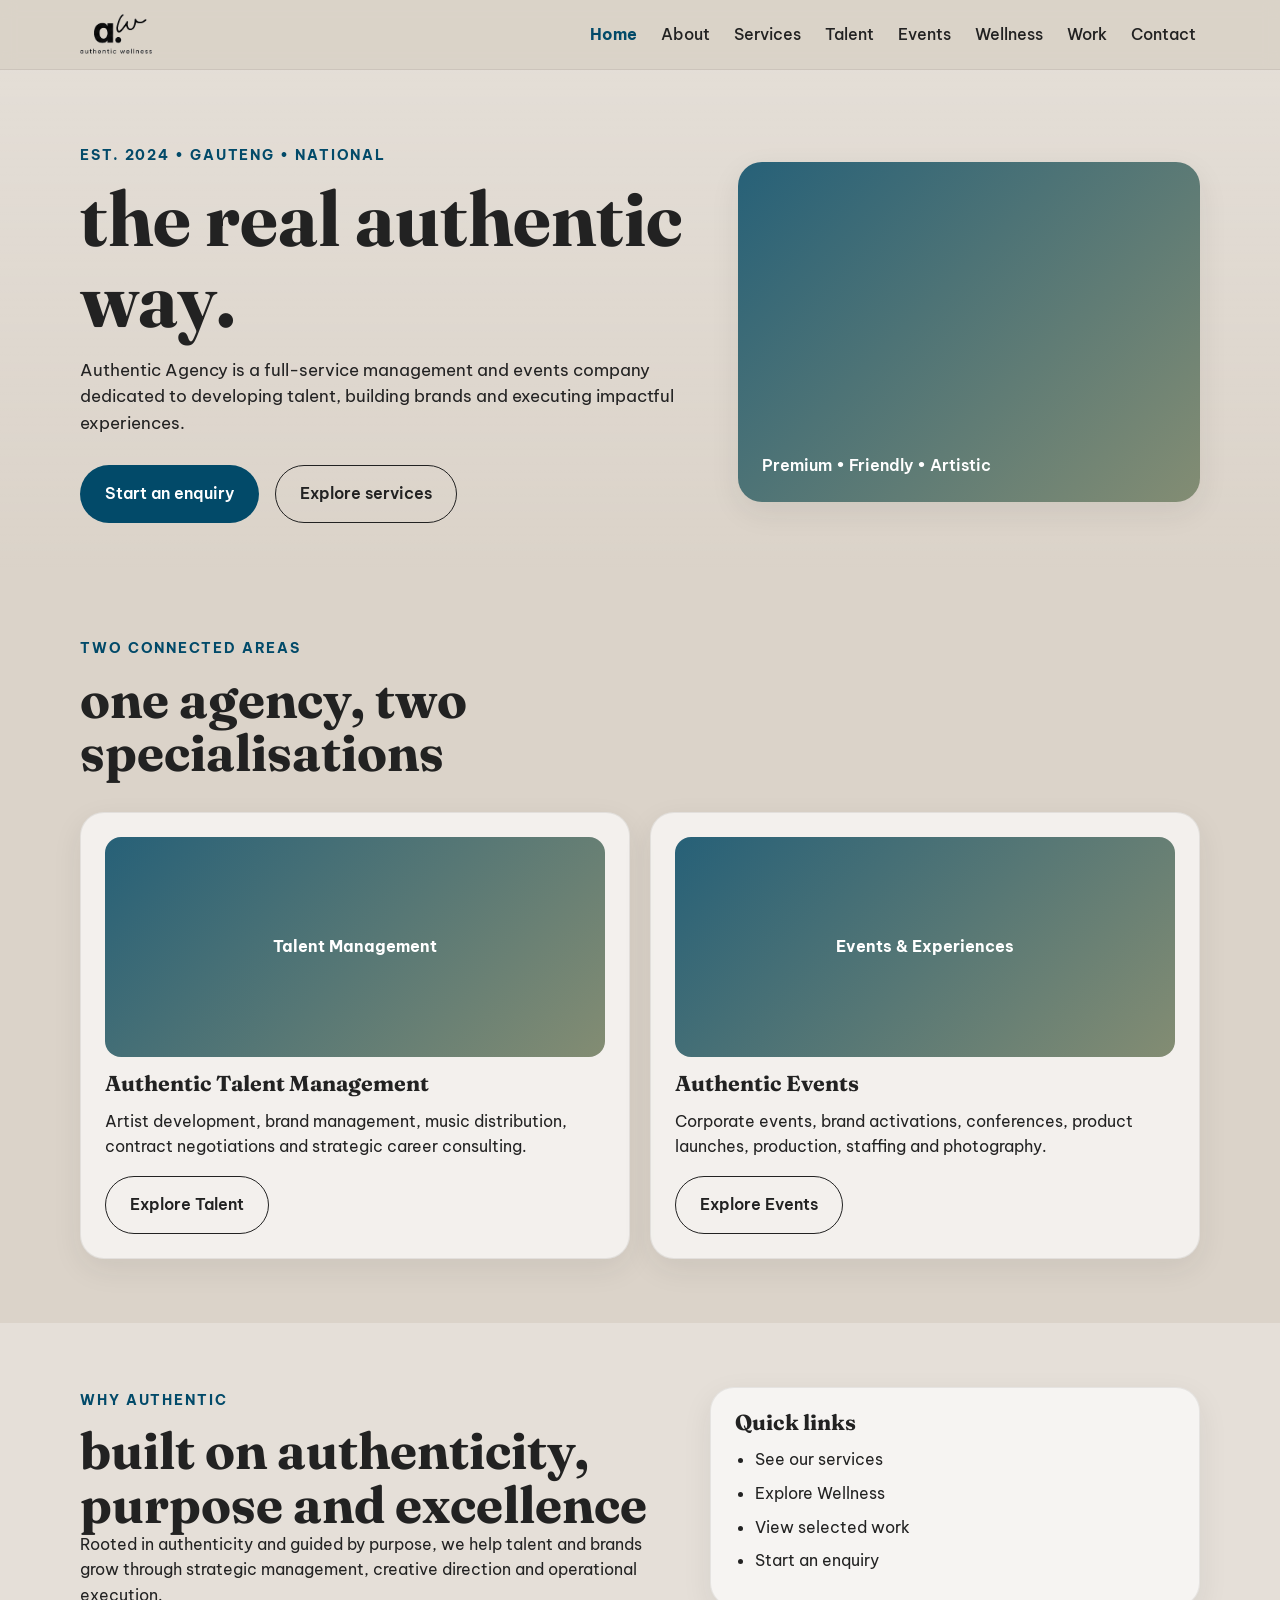
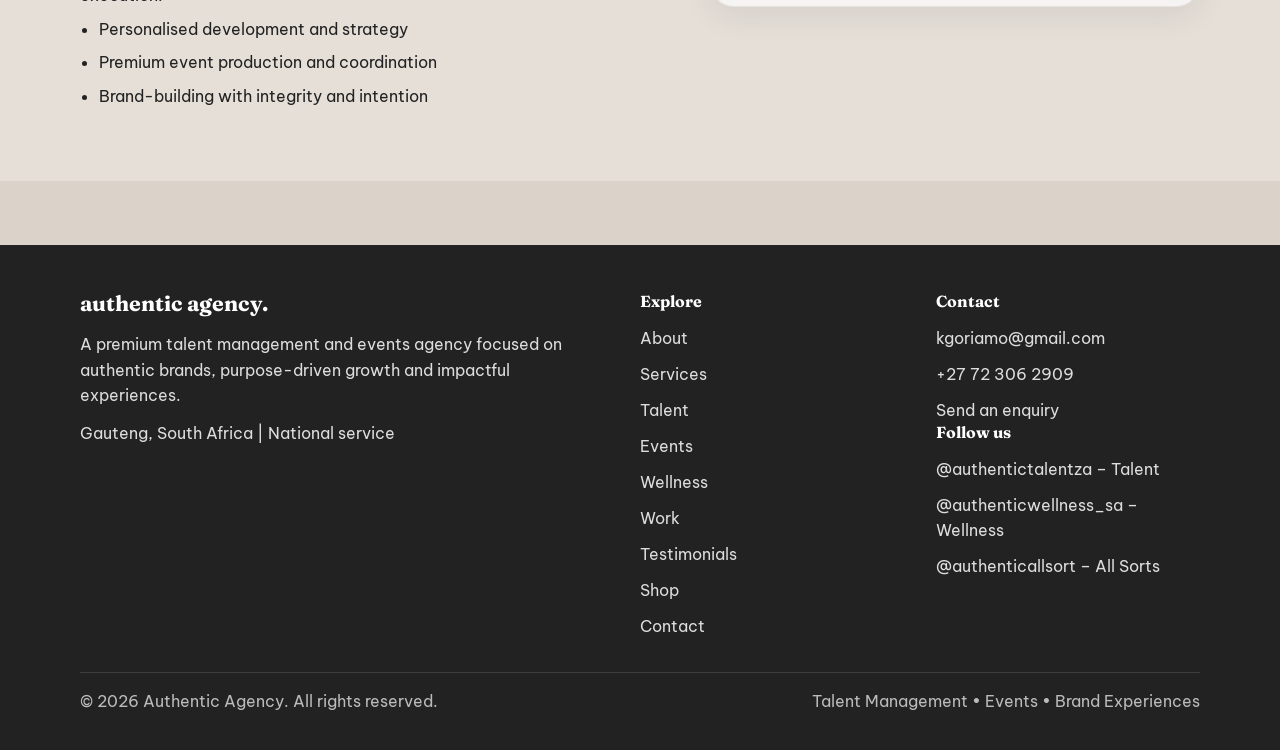
<file: index.html>
<!DOCTYPE html>
<html lang="en">
<head>
  <meta charset="UTF-8">
  <meta name="viewport" content="width=device-width, initial-scale=1.0">

  <title>Authentic Agency | Talent Management & Events</title>

  <meta
    name="description"
    content="Authentic Agency is a premium talent management and events company dedicated to developing talent, building brands and executing impactful experiences."
  >

  <link rel="icon" href="favicon.svg" type="image/svg+xml">

  <link
    href="https://fonts.googleapis.com/css2?family=Be+Vietnam+Pro:wght@400;500;600;700&family=Fraunces:opsz,wght@9..144,500;9..144,600&display=swap"
    rel="stylesheet"
  >

  <link rel="stylesheet" href="css/styles.css">
</head>

<body>

  <a class="skip-link" href="#main">Skip to content</a>

  <!-- HEADER / NAVIGATION -->
  <header class="site-header">
    <div class="container header-inner">

      <a href="index.html" class="brand">
        <img
          src="assets/images/logo/logo-wellness-transparent.png"
          alt="Authentic Wellness"
          class="brand-logo"
        >
      </a>

      <button
        class="nav-toggle"
        aria-controls="site-nav"
        aria-expanded="false"
      >
        Menu
      </button>

      <nav
        class="site-nav"
        id="site-nav"
        aria-label="Main navigation"
      >
        <ul class="menu">
          <li><a href="index.html">Home</a></li>
          <li><a href="About.html">About</a></li>
          <li><a href="Services.html">Services</a></li>
          <li><a href="Talent.html">Talent</a></li>
          <li><a href="Events.html">Events</a></li>
          <li><a href="Wellness.html">Wellness</a></li>
          <li><a href="Portfolio.html">Work</a></li>
          <li><a href="Contact.html">Contact</a></li>
        </ul>
      </nav>

    </div>
  </header>

  <!-- MAIN CONTENT -->
  <main id="main">

    <!-- HERO -->
    <section class="hero">
      <div class="container hero-inner">

        <div class="hero-copy">

          <span class="kicker">
            Est. 2024 • Gauteng • National
          </span>

          <h1>
            the real authentic way.
          </h1>

          <p>
            Authentic Agency is a full-service management and events company
            dedicated to developing talent, building brands and executing
            impactful experiences.
          </p>

          <div class="hero-actions">

            <a
              class="btn btn-primary"
              href="Contact.html"
            >
              Start an enquiry
            </a>

            <a
              class="btn btn-secondary"
              href="Services.html"
            >
              Explore services
            </a>

          </div>

        </div>

        <div class="hero-panel">
          <p>
            Premium • Friendly • Artistic
          </p>
        </div>

      </div>
    </section>

    <!-- TWO SPECIALISATIONS -->
    <section class="section">
      <div class="container">

        <div class="section-head">

          <span class="kicker">
            Two connected areas
          </span>

          <h2>
            one agency, two specialisations
          </h2>

        </div>

        <div class="grid-2">

          <article class="card">

            <div class="media-placeholder">
              Talent Management
            </div>

            <h3>
              Authentic Talent Management
            </h3>

            <p>
              Artist development, brand management, music distribution,
              contract negotiations and strategic career consulting.
            </p>

            <a
              class="btn btn-secondary"
              href="Talent.html"
            >
              Explore Talent
            </a>

          </article>

          <article class="card">

            <div class="media-placeholder">
              Events & Experiences
            </div>

            <h3>
              Authentic Events
            </h3>

            <p>
              Corporate events, brand activations, conferences,
              product launches, production, staffing and photography.
            </p>

            <a
              class="btn btn-secondary"
              href="Events.html"
            >
              Explore Events
            </a>

          </article>

        </div>

      </div>
    </section>

    <!-- WHY AUTHENTIC -->
    <section class="section section-alt">
      <div class="container split">

        <div>

          <span class="kicker">
            Why Authentic
          </span>

          <h2>
            built on authenticity, purpose and excellence
          </h2>

          <p>
            Rooted in authenticity and guided by purpose, we help talent
            and brands grow through strategic management, creative direction
            and operational execution.
          </p>

          <ul class="list">

            <li>
              Personalised development and strategy
            </li>

            <li>
              Premium event production and coordination
            </li>

            <li>
              Brand-building with integrity and intention
            </li>

          </ul>

        </div>

        <div class="card">

          <h3>
            Quick links
          </h3>

          <ul class="list">

            <li>
              <a href="Services.html">
                See our services
              </a>
            </li>

            <li>
              <a href="Wellness.html">
                Explore Wellness
              </a>
            </li>

            <li>
              <a href="Portfolio.html">
                View selected work
              </a>
            </li>

            <li>
              <a href="Contact.html">
                Start an enquiry
              </a>
            </li>

          </ul>

        </div>

      </div>
    </section>

  </main>

  <!-- FOOTER -->
  <footer class="site-footer">
    <div class="container">

      <div class="footer-grid">

        <!-- AGENCY -->
        <div>

          <h3>
            authentic agency.
          </h3>

          <p>
            A premium talent management and events agency focused on
            authentic brands, purpose-driven growth and impactful experiences.
          </p>

          <p>
            Gauteng, South Africa | National service
          </p>

        </div>

        <!-- EXPLORE -->
        <div>

          <h4>
            Explore
          </h4>

          <ul class="footer-list">

            <li>
              <a href="About.html">
                About
              </a>
            </li>

            <li>
              <a href="Services.html">
                Services
              </a>
            </li>

            <li>
              <a href="Talent.html">
                Talent
              </a>
            </li>

            <li>
              <a href="Events.html">
                Events
              </a>
            </li>

            <li>
              <a href="Wellness.html">
                Wellness
              </a>
            </li>

            <li>
              <a href="Portfolio.html">
                Work
              </a>
            </li>

            <!-- NEW -->
            <li>
              <a href="testimonials.html">
                Testimonials
              </a>
            </li>

            <!-- NEW -->
            <li>
              <a href="shop.html">
                Shop
              </a>
            </li>

            <li>
              <a href="Contact.html">
                Contact
              </a>
            </li>

          </ul>

        </div>

        <!-- CONTACT + FOLLOW US -->
        <div>

          <h4>
            Contact
          </h4>

          <ul class="footer-list">

            <li>
              <a href="mailto:kgoriamo@gmail.com">
                kgoriamo@gmail.com
              </a>
            </li>

            <li>
              <a href="tel:+27723062909">
                +27 72 306 2909
              </a>
            </li>

            <li>
              <a href="Contact.html">
                Send an enquiry
              </a>
            </li>

          </ul>

          <h4 class="footer-sub">
            Follow us
          </h4>

          <ul class="footer-list">

            <li>
              <a
                href="https://www.instagram.com/authentictalentza/"
                target="_blank"
                rel="noopener"
              >
                @authentictalentza – Talent
              </a>
            </li>

            <li>
              <a
                href="https://www.instagram.com/authenticwellness_sa/"
                target="_blank"
                rel="noopener"
              >
                @authenticwellness_sa – Wellness
              </a>
            </li>

            <li>
              <a
                href="https://www.instagram.com/authenticallsort/"
                target="_blank"
                rel="noopener"
              >
                @authenticallsort – All Sorts
              </a>
            </li>

          </ul>

        </div>

      </div>

      <!-- FOOTER BOTTOM -->
      <div class="footer-bottom">

        <p>
          © <span id="year"></span> Authentic Agency.
          All rights reserved.
        </p>

        <p>
          Talent Management • Events • Brand Experiences
        </p>

      </div>

    </div>
  </footer>

  <script src="js/main.js"></script>

</body>
</html>
</file>
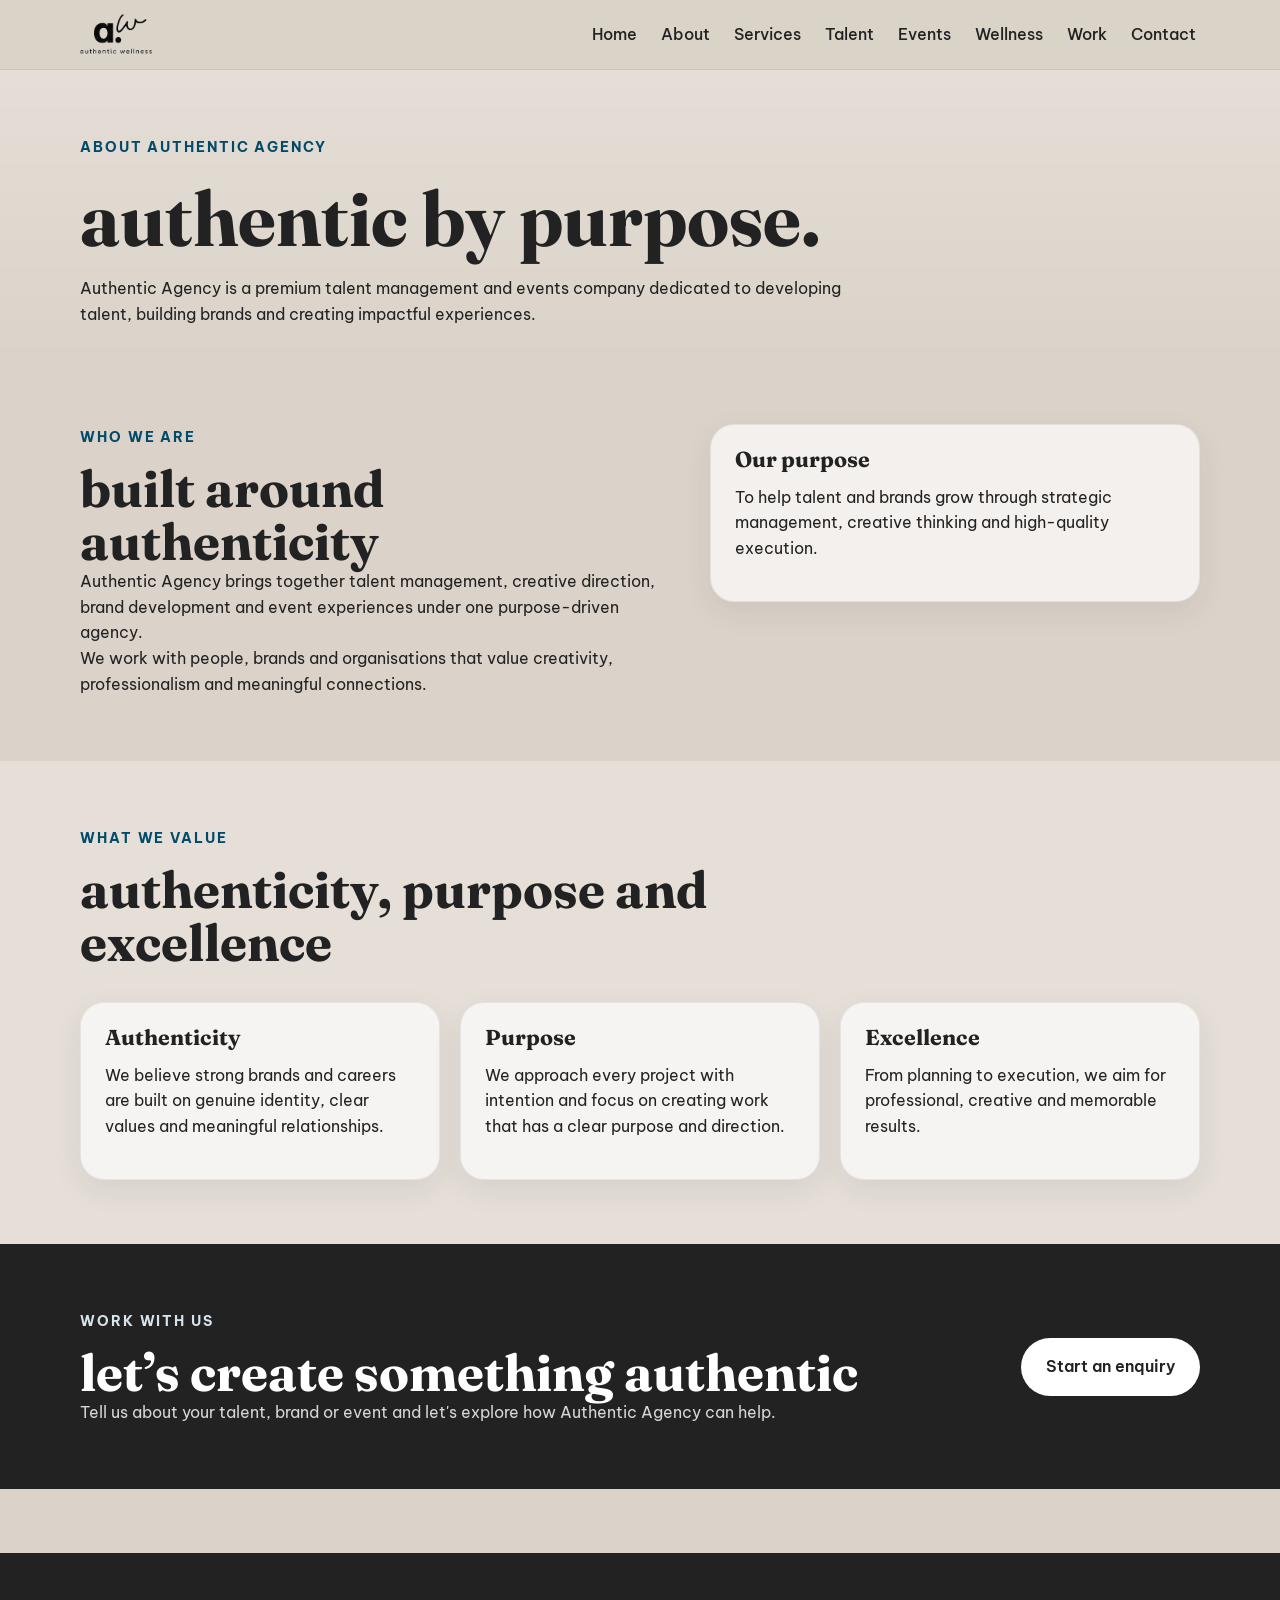
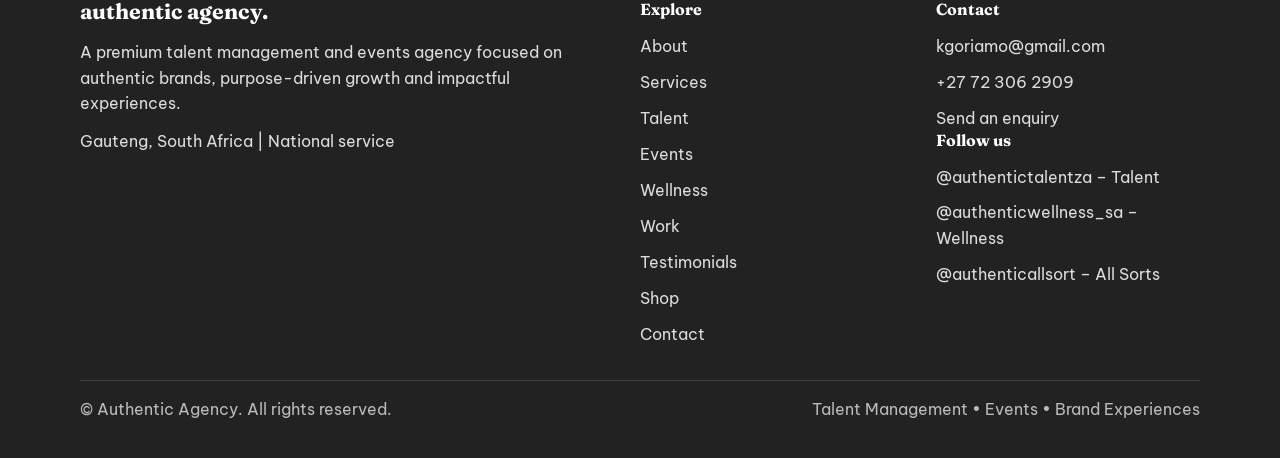
<file: About.html>
<!DOCTYPE html>
<html lang="en">

<head>
  <meta charset="UTF-8">
  <meta name="viewport" content="width=device-width, initial-scale=1.0">

  <title>About | Authentic Agency</title>

  <meta
    name="description"
    content="Learn more about Authentic Agency, our purpose, values and approach to talent management and events."
  >

  <link rel="icon" href="favicon.svg" type="image/svg+xml">

  <link
    href="https://fonts.googleapis.com/css2?family=Be+Vietnam+Pro:wght@400;500;600;700&family=Fraunces:opsz,wght@9..144,500;9..144,600&display=swap"
    rel="stylesheet"
  >

  <link rel="stylesheet" href="css/styles.css">
</head>

<body>

  <a class="skip-link" href="#main">Skip to content</a>

  <!-- HEADER -->
  <header class="site-header">
    <div class="container header-inner">

      <a href="index.html" class="brand">
        <img
          src="assets/images/logo/logo-wellness-transparent.png"
          alt="Authentic Wellness"
          class="brand-logo"
        >
      </a>

      <button
        class="nav-toggle"
        aria-controls="site-nav"
        aria-expanded="false"
      >
        Menu
      </button>

      <nav
        class="site-nav"
        id="site-nav"
        aria-label="Main navigation"
      >
        <ul class="menu">
          <li><a href="index.html">Home</a></li>
          <li><a href="About.html">About</a></li>
          <li><a href="Services.html">Services</a></li>
          <li><a href="Talent.html">Talent</a></li>
          <li><a href="Events.html">Events</a></li>
          <li><a href="Wellness.html">Wellness</a></li>
          <li><a href="Portfolio.html">Work</a></li>
          <li><a href="Contact.html">Contact</a></li>
        </ul>
      </nav>

    </div>
  </header>

  <!-- MAIN CONTENT -->
  <main id="main">

    <!-- PAGE HERO -->
    <section class="page-hero">
      <div class="container">

        <span class="kicker">
          About Authentic Agency
        </span>

        <h1>
          authentic by purpose.
        </h1>

        <p>
          Authentic Agency is a premium talent management and events
          company dedicated to developing talent, building brands and
          creating impactful experiences.
        </p>

      </div>
    </section>

    <!-- WHO WE ARE -->
    <section class="section">
      <div class="container split">

        <div>

          <span class="kicker">
            Who we are
          </span>

          <h2>
            built around authenticity
          </h2>

          <p>
            Authentic Agency brings together talent management,
            creative direction, brand development and event
            experiences under one purpose-driven agency.
          </p>

          <p>
            We work with people, brands and organisations that value
            creativity, professionalism and meaningful connections.
          </p>

        </div>

        <div class="card">

          <h3>
            Our purpose
          </h3>

          <p>
            To help talent and brands grow through strategic
            management, creative thinking and high-quality execution.
          </p>

        </div>

      </div>
    </section>

    <!-- VALUES -->
    <section class="section section-alt">
      <div class="container">

        <div class="section-head">

          <span class="kicker">
            What we value
          </span>

          <h2>
            authenticity, purpose and excellence
          </h2>

        </div>

        <div class="grid-3">

          <article class="card">

            <h3>
              Authenticity
            </h3>

            <p>
              We believe strong brands and careers are built on
              genuine identity, clear values and meaningful
              relationships.
            </p>

          </article>

          <article class="card">

            <h3>
              Purpose
            </h3>

            <p>
              We approach every project with intention and focus on
              creating work that has a clear purpose and direction.
            </p>

          </article>

          <article class="card">

            <h3>
              Excellence
            </h3>

            <p>
              From planning to execution, we aim for professional,
              creative and memorable results.
            </p>

          </article>

        </div>

      </div>
    </section>

    <!-- CTA -->
    <section class="section section-dark">
      <div class="container cta-panel">

        <div>

          <span class="kicker light">
            Work with us
          </span>

          <h2>
            let’s create something authentic
          </h2>

          <p>
            Tell us about your talent, brand or event and let's
            explore how Authentic Agency can help.
          </p>

        </div>

        <a
          class="btn btn-light"
          href="Contact.html"
        >
          Start an enquiry
        </a>

      </div>
    </section>

  </main>

  <!-- FOOTER -->
  <footer class="site-footer">
    <div class="container">

      <div class="footer-grid">

        <!-- AGENCY -->
        <div>

          <h3>
            authentic agency.
          </h3>

          <p>
            A premium talent management and events agency focused on
            authentic brands, purpose-driven growth and impactful
            experiences.
          </p>

          <p>
            Gauteng, South Africa | National service
          </p>

        </div>

        <!-- EXPLORE -->
        <div>

          <h4>
            Explore
          </h4>

          <ul class="footer-list">

            <li>
              <a href="About.html">
                About
              </a>
            </li>

            <li>
              <a href="Services.html">
                Services
              </a>
            </li>

            <li>
              <a href="Talent.html">
                Talent
              </a>
            </li>

            <li>
              <a href="Events.html">
                Events
              </a>
            </li>

            <li>
              <a href="Wellness.html">
                Wellness
              </a>
            </li>

            <li>
              <a href="Portfolio.html">
                Work
              </a>
            </li>

            <!-- NEW -->
            <li>
              <a href="testimonials.html">
                Testimonials
              </a>
            </li>

            <!-- NEW -->
            <li>
              <a href="shop.html">
                Shop
              </a>
            </li>

            <li>
              <a href="Contact.html">
                Contact
              </a>
            </li>

          </ul>

        </div>

        <!-- CONTACT + FOLLOW US -->
        <div>

          <h4>
            Contact
          </h4>

          <ul class="footer-list">

            <li>
              <a href="mailto:kgoriamo@gmail.com">
                kgoriamo@gmail.com
              </a>
            </li>

            <li>
              <a href="tel:+27723062909">
                +27 72 306 2909
              </a>
            </li>

            <li>
              <a href="Contact.html">
                Send an enquiry
              </a>
            </li>

          </ul>

          <h4 class="footer-sub">
            Follow us
          </h4>

          <ul class="footer-list">

            <li>
              <a
                href="https://www.instagram.com/authentictalentza/"
                target="_blank"
                rel="noopener"
              >
                @authentictalentza – Talent
              </a>
            </li>

            <li>
              <a
                href="https://www.instagram.com/authenticwellness_sa/"
                target="_blank"
                rel="noopener"
              >
                @authenticwellness_sa – Wellness
              </a>
            </li>

            <li>
              <a
                href="https://www.instagram.com/authenticallsort/"
                target="_blank"
                rel="noopener"
              >
                @authenticallsort – All Sorts
              </a>
            </li>

          </ul>

        </div>

      </div>

      <!-- FOOTER BOTTOM -->
      <div class="footer-bottom">

        <p>
          © <span id="year"></span> Authentic Agency.
          All rights reserved.
        </p>

        <p>
          Talent Management • Events • Brand Experiences
        </p>

      </div>

    </div>
  </footer>
</file>
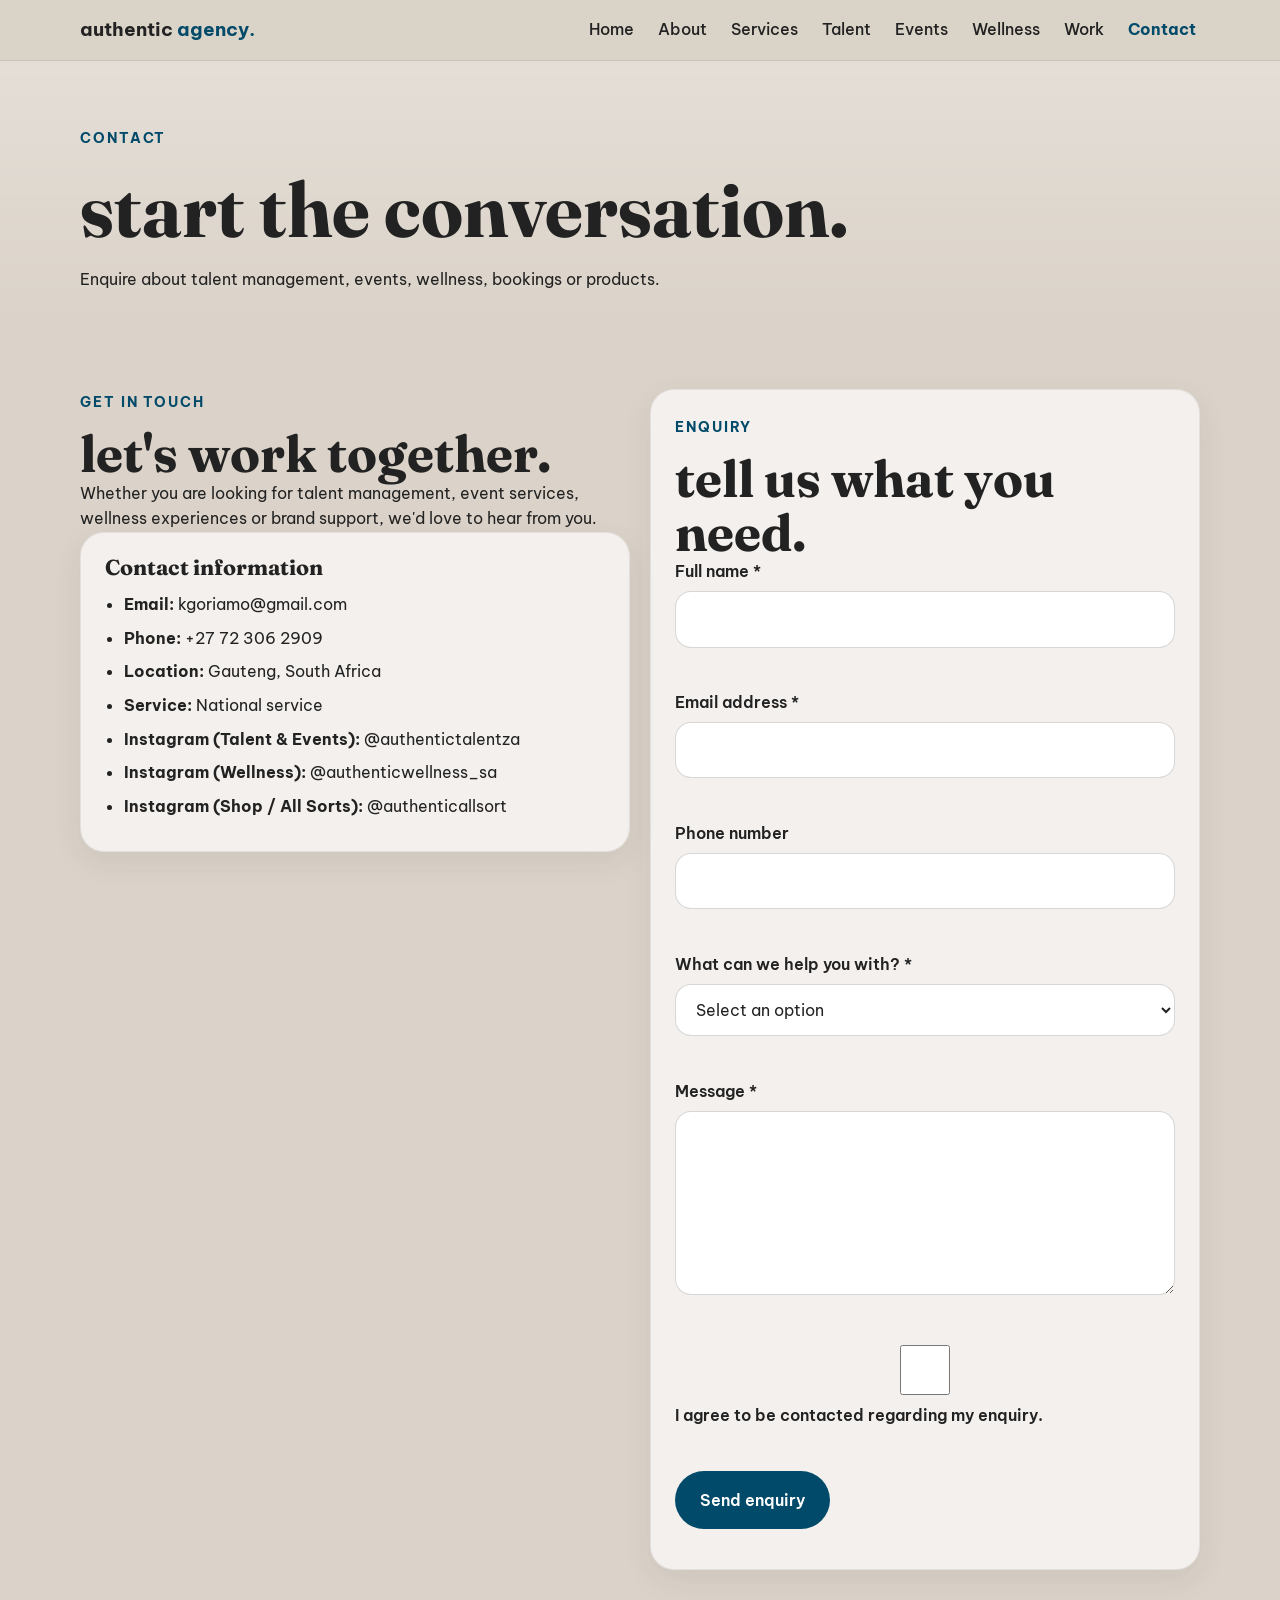
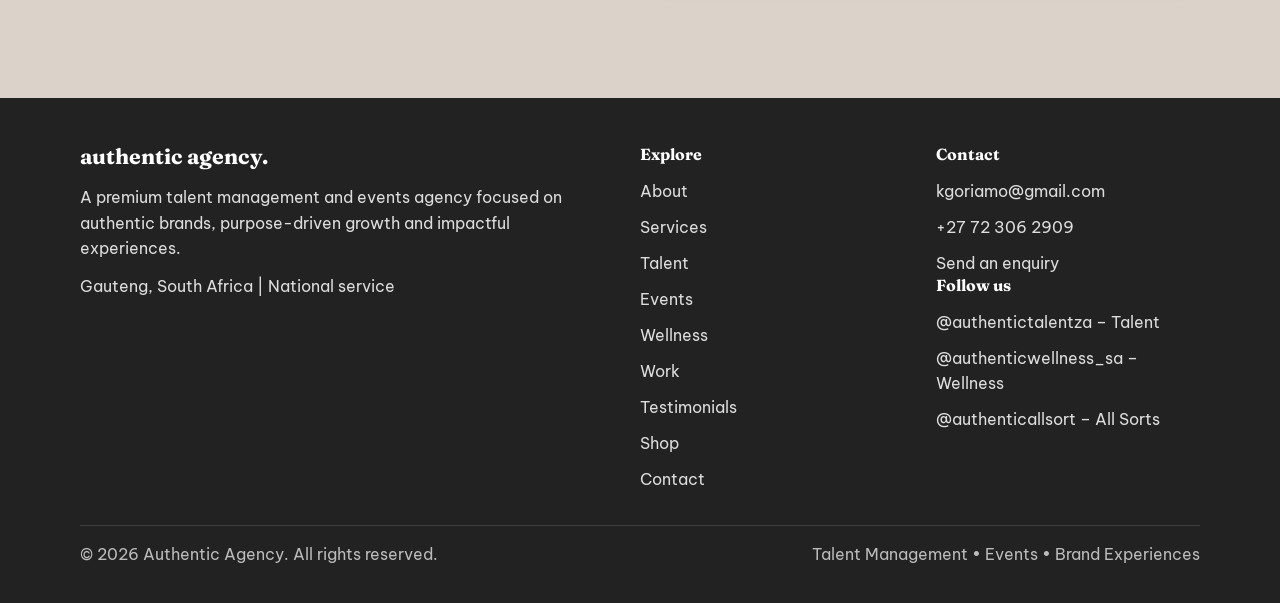
<file: Contact.html>
<!DOCTYPE html>
<html lang="en">

<head>
  <meta charset="UTF-8">
  <meta name="viewport" content="width=device-width, initial-scale=1.0">

  <title>Contact | Authentic Agency</title>

  <meta
    name="description"
    content="Enquire about talent management, events, wellness, bookings or products."
  >

  <link rel="icon" href="favicon.svg" type="image/svg+xml">

  <link
    href="https://fonts.googleapis.com/css2?family=Be+Vietnam+Pro:wght@400;500;600;700&family=Fraunces:opsz,wght@9..144,500;9..144,600&display=swap"
    rel="stylesheet"
  >

  <link rel="stylesheet" href="css/styles.css">
</head>

<body>

  <a class="skip-link" href="#main">Skip to content</a>


  <!-- HEADER -->
  <header class="site-header">
    <div class="container header-inner">

      <a href="index.html" class="brand">
        authentic <strong>agency.</strong>
      </a>

      <button
        class="nav-toggle"
        aria-controls="site-nav"
        aria-expanded="false"
      >
        Menu
      </button>

      <nav
        class="site-nav"
        id="site-nav"
        aria-label="Main navigation"
      >
        <ul class="menu">

          <li>
            <a href="index.html">Home</a>
          </li>

          <li>
            <a href="About.html">About</a>
          </li>

          <li>
            <a href="Services.html">Services</a>
          </li>

          <li>
            <a href="Talent.html">Talent</a>
          </li>

          <li>
            <a href="Events.html">Events</a>
          </li>

          <li>
            <a href="Wellness.html">Wellness</a>
          </li>

          <li>
            <a href="Portfolio.html">Work</a>
          </li>

          <li>
            <a href="Contact.html">Contact</a>
          </li>

        </ul>
      </nav>

    </div>
  </header>


  <!-- MAIN -->
  <main id="main">

    <!-- PAGE HERO -->
    <section class="page-hero">
      <div class="container">

        <span class="kicker">
          Contact
        </span>

        <h1>
          start the conversation.
        </h1>

        <p>
          Enquire about talent management, events, wellness,
          bookings or products.
        </p>

      </div>
    </section>


    <!-- CONTACT CONTENT -->
    <section class="section">
      <div class="container">

        <div class="grid-2">


          <!-- CONTACT INFORMATION -->
          <div>

            <span class="kicker">
              Get in touch
            </span>

            <h2>
              let's work together.
            </h2>

            <p>
              Whether you are looking for talent management,
              event services, wellness experiences or brand
              support, we'd love to hear from you.
            </p>


            <div class="card">

              <h3>
                Contact information
              </h3>

              <ul class="list">

                <li>
                  <strong>Email:</strong>
                  <a href="mailto:kgoriamo@gmail.com">
                    kgoriamo@gmail.com
                  </a>
                </li>

                <li>
                  <strong>Phone:</strong>
                  <a href="tel:+27723062909">
                    +27 72 306 2909
                  </a>
                </li>

                <li>
                  <strong>Location:</strong>
                  Gauteng, South Africa
                </li>

                <li>
                  <strong>Service:</strong>
                  National service
                </li>

                <!-- INSTAGRAM -->
                <li>
                  <strong>Instagram (Talent &amp; Events):</strong>
                  <a
                    href="https://www.instagram.com/authentictalentza/"
                    target="_blank"
                    rel="noopener"
                  >
                    @authentictalentza
                  </a>
                </li>

                <li>
                  <strong>Instagram (Wellness):</strong>
                  <a
                    href="https://www.instagram.com/authenticwellness_sa/"
                    target="_blank"
                    rel="noopener"
                  >
                    @authenticwellness_sa
                  </a>
                </li>

                <li>
                  <strong>Instagram (Shop / All Sorts):</strong>
                  <a
                    href="https://www.instagram.com/authenticallsort/"
                    target="_blank"
                    rel="noopener"
                  >
                    @authenticallsort
                  </a>
                </li>

              </ul>

            </div>

          </div>


          <!-- ENQUIRY FORM -->
          <div class="card">

            <span class="kicker">
              Enquiry
            </span>

            <h2>
              tell us what you need.
            </h2>

            <form class="validate-form" novalidate>


              <!-- NAME -->
              <div class="field">

                <label for="name">
                  Full name *
                </label>

                <input
                  type="text"
                  id="name"
                  name="name"
                  required
                  autocomplete="name"
                >

                <p class="field-error"></p>

              </div>


              <!-- EMAIL -->
              <div class="field">

                <label for="email">
                  Email address *
                </label>

                <input
                  type="email"
                  id="email"
                  name="email"
                  required
                  autocomplete="email"
                >

                <p class="field-error"></p>

              </div>


              <!-- PHONE -->
              <div class="field">

                <label for="phone">
                  Phone number
                </label>

                <input
                  type="tel"
                  id="phone"
                  name="phone"
                  autocomplete="tel"
                >

                <p class="field-error"></p>

              </div>


              <!-- SERVICE -->
              <div class="field">

                <label for="service">
                  What can we help you with? *
                </label>

                <select
                  id="service"
                  name="service"
                  required
                >

                  <option value="">
                    Select an option
                  </option>

                  <option value="talent">
                    Talent Management
                  </option>

                  <option value="events">
                    Events &amp; Experiences
                  </option>

                  <option value="wellness">
                    Wellness
                  </option>

                  <option value="brand">
                    Brand Management
                  </option>

                  <option value="other">
                    Other
                  </option>

                </select>

                <p class="field-error"></p>

              </div>


              <!-- MESSAGE -->
              <div class="field">

                <label for="message">
                  Message *
                </label>

                <textarea
                  id="message"
                  name="message"
                  rows="6"
                  required
                ></textarea>

                <p class="field-error"></p>

              </div>


              <!-- CONSENT -->
              <div class="field">

                <label>

                  <input
                    type="checkbox"
                    id="consent"
                    name="consent"
                    required
                  >

                  I agree to be contacted regarding my enquiry.

                </label>

                <p class="field-error"></p>

              </div>


              <!-- BUTTON -->
              <div class="form-actions">

                <button
                  type="submit"
                  class="btn btn-primary"
                >
                  Send enquiry
                </button>

              </div>


              <!-- FORM MESSAGE -->
              <p
                class="form-message"
                aria-live="polite"
              ></p>

            </form>

          </div>

        </div>

      </div>
    </section>

  </main>


  <!-- FOOTER -->
  <footer class="site-footer">
    <div class="container">

      <div class="footer-grid">


        <!-- AGENCY -->
        <div>

          <h3>
            authentic agency.
          </h3>

          <p>
            A premium talent management and events agency focused on
            authentic brands, purpose-driven growth and impactful
            experiences.
          </p>

          <p>
            Gauteng, South Africa | National service
          </p>

        </div>


        <!-- EXPLORE -->
        <div>

          <h4>
            Explore
          </h4>

          <ul class="footer-list">

            <li>
              <a href="About.html">About</a>
            </li>

            <li>
              <a href="Services.html">Services</a>
            </li>

            <li>
              <a href="Talent.html">Talent</a>
            </li>

            <li>
              <a href="Events.html">Events</a>
            </li>

            <li>
              <a href="Wellness.html">Wellness</a>
            </li>

            <li>
              <a href="Portfolio.html">Work</a>
            </li>

            <li>
              <a href="testimonials.html">Testimonials</a>
            </li>

            <li>
              <a href="shop.html">Shop</a>
            </li>

            <li>
              <a href="Contact.html">Contact</a>
            </li>

          </ul>

        </div>


        <!-- CONTACT + FOLLOW US -->
        <div>

          <h4>
            Contact
          </h4>

          <ul class="footer-list">

            <li>
              <a href="mailto:kgoriamo@gmail.com">
                kgoriamo@gmail.com
              </a>
            </li>

            <li>
              <a href="tel:+27723062909">
                +27 72 306 2909
              </a>
            </li>

            <li>
              <a href="Contact.html">
                Send an enquiry
              </a>
            </li>

          </ul>


          <h4 class="footer-sub">
            Follow us
          </h4>

          <ul class="footer-list">

            <li>
              <a
                href="https://www.instagram.com/authentictalentza/"
                target="_blank"
                rel="noopener"
              >
                @authentictalentza – Talent
              </a>
            </li>

            <li>
              <a
                href="https://www.instagram.com/authenticwellness_sa/"
                target="_blank"
                rel="noopener"
              >
                @authenticwellness_sa – Wellness
              </a>
            </li>

            <li>
              <a
                href="https://www.instagram.com/authenticallsort/"
                target="_blank"
                rel="noopener"
              >
                @authenticallsort – All Sorts
              </a>
            </li>

          </ul>

        </div>

      </div>


      <!-- FOOTER BOTTOM -->
      <div class="footer-bottom">

        <p>
          © <span id="year"></span> Authentic Agency.
          All rights reserved.
        </p>

        <p>
          Talent Management • Events • Brand Experiences
        </p>

      </div>

    </div>
  </footer>


  <script src="js/main.js"></script>

</body>
</html>
</file>
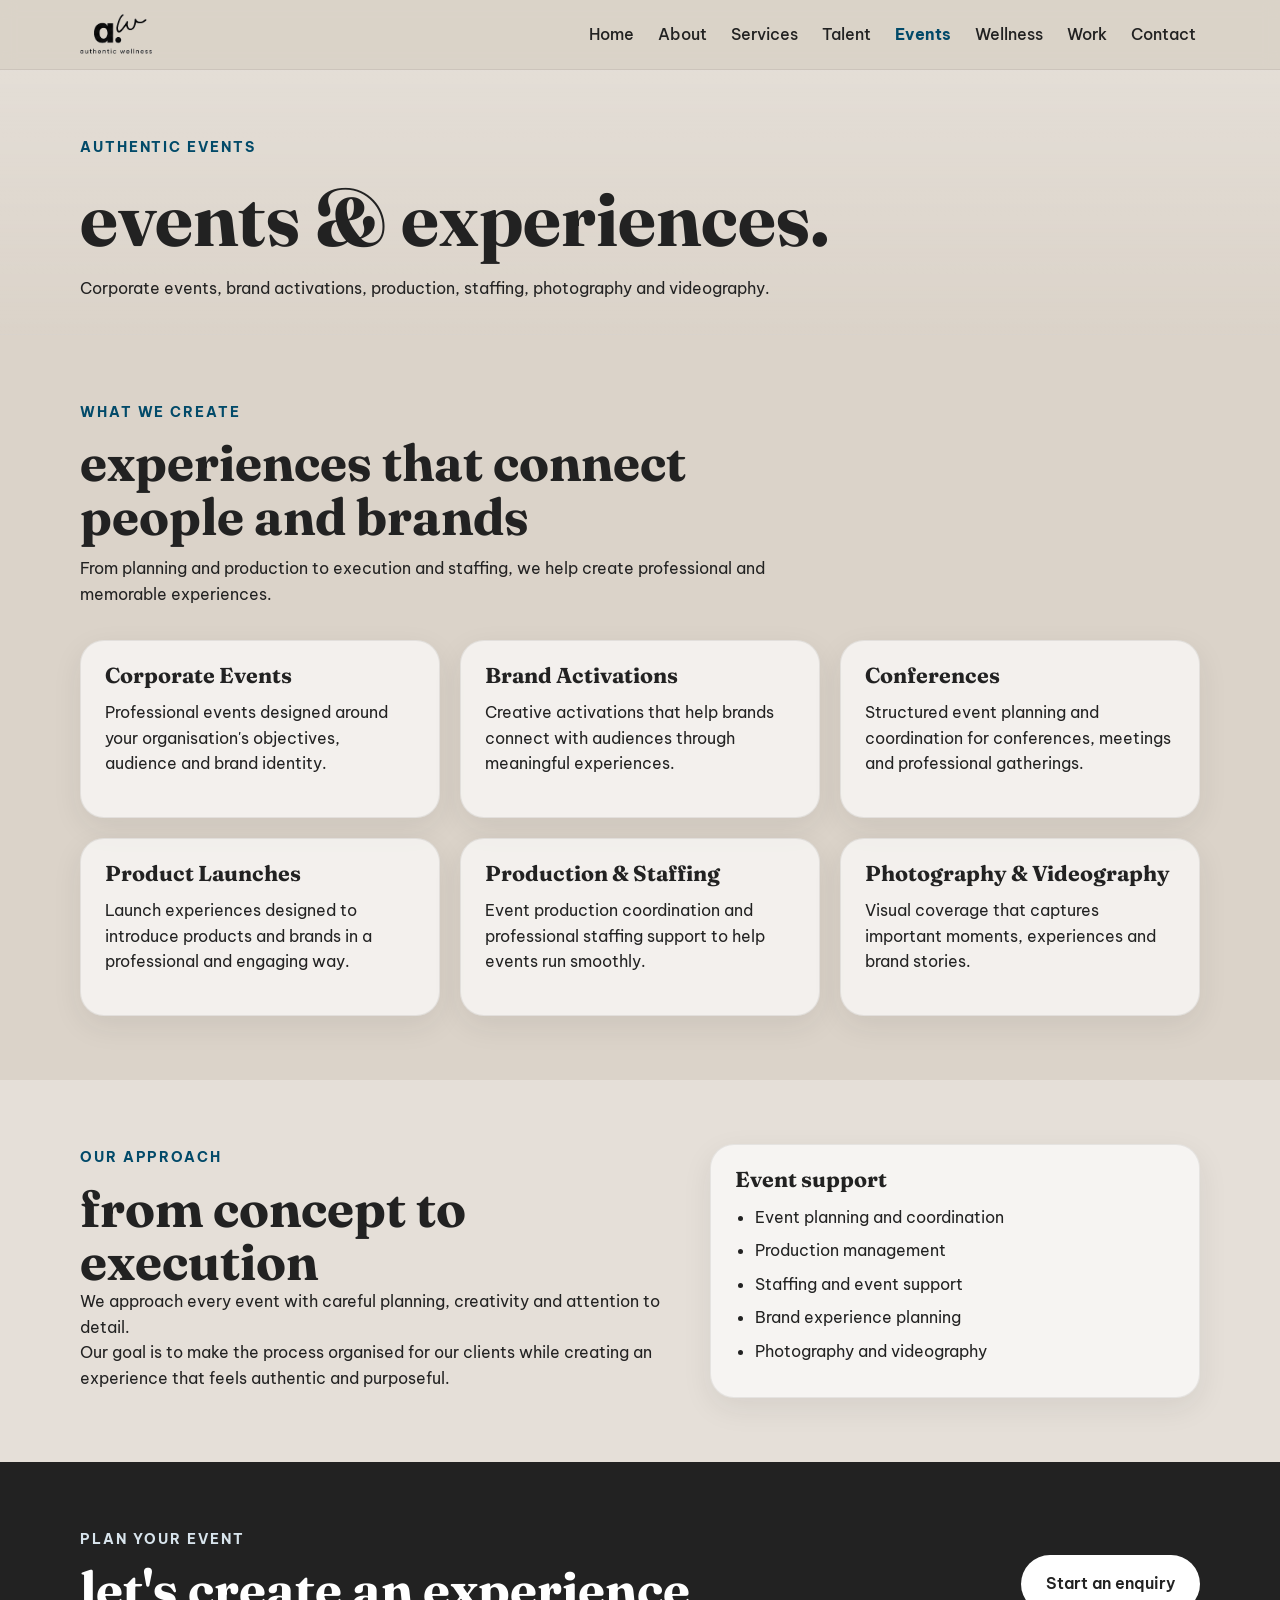
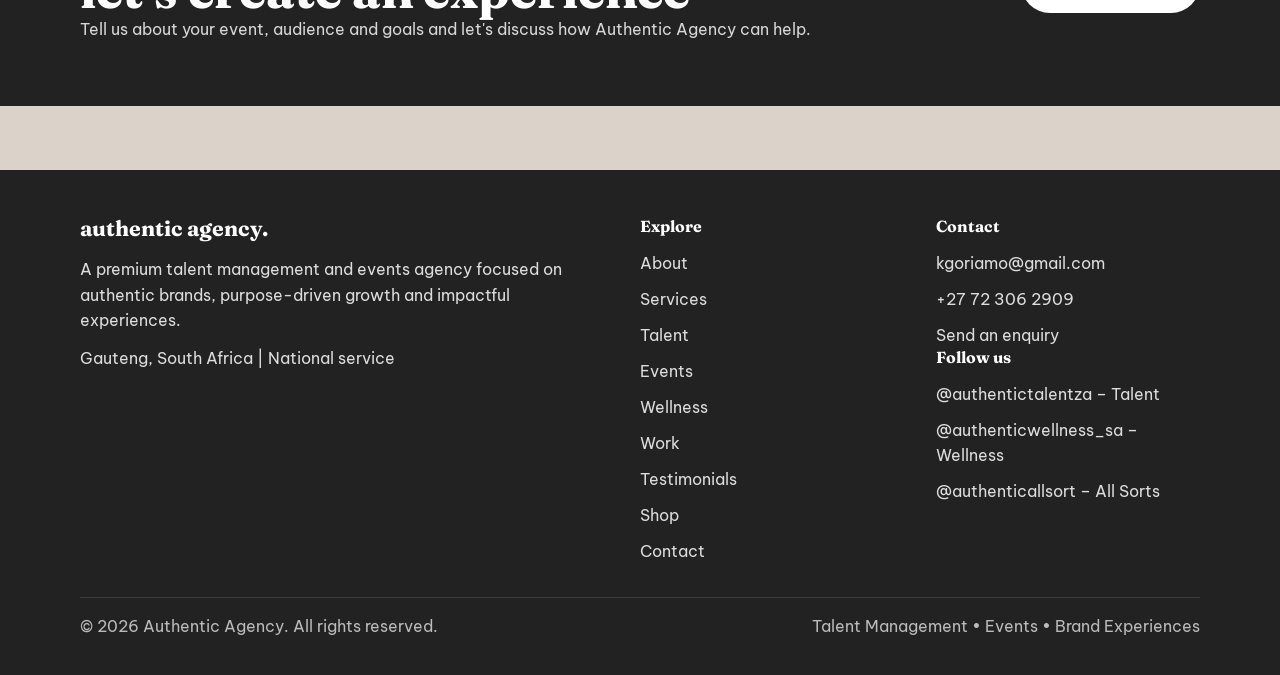
<file: Events.html>
<!DOCTYPE html>
<html lang="en">
<head>
  <meta charset="UTF-8">
  <meta name="viewport" content="width=device-width, initial-scale=1.0">

  <title>Events &amp; Experiences | Authentic Agency</title>

  <meta
    name="description"
    content="Corporate events, brand activations, production, staffing, photography and videography."
  >

  <link rel="icon" href="favicon.svg" type="image/svg+xml">

  <link
    href="https://fonts.googleapis.com/css2?family=Be+Vietnam+Pro:wght@400;500;600;700&family=Fraunces:opsz,wght@9..144,500;9..144,600&display=swap"
    rel="stylesheet"
  >

  <link rel="stylesheet" href="css/styles.css">
</head>

<body>

  <a class="skip-link" href="#main">Skip to content</a>

  <!-- HEADER -->
  <header class="site-header">
    <div class="container header-inner">

      <a href="index.html" class="brand">
        <img
          src="assets/images/logo/logo-wellness-transparent.png"
          alt="Authentic Wellness"
          class="brand-logo"
        >
      </a>

      <button
        class="nav-toggle"
        aria-controls="site-nav"
        aria-expanded="false"
      >
        Menu
      </button>

      <nav
        class="site-nav"
        id="site-nav"
        aria-label="Main navigation"
      >
        <ul class="menu">
          <li><a href="index.html">Home</a></li>
          <li><a href="About.html">About</a></li>
          <li><a href="Services.html">Services</a></li>
          <li><a href="Talent.html">Talent</a></li>
          <li><a href="Events.html">Events</a></li>
          <li><a href="Wellness.html">Wellness</a></li>
          <li><a href="Portfolio.html">Work</a></li>
          <li><a href="Contact.html">Contact</a></li>
        </ul>
      </nav>

    </div>
  </header>


  <!-- MAIN -->
  <main id="main">

    <!-- PAGE HERO -->
    <section class="page-hero">
      <div class="container">

        <span class="kicker">
          Authentic Events
        </span>

        <h1>
          events &amp; experiences.
        </h1>

        <p>
          Corporate events, brand activations, production, staffing,
          photography and videography.
        </p>

      </div>
    </section>


    <!-- WHAT WE CREATE -->
    <section class="section">
      <div class="container">

        <div class="section-head">

          <span class="kicker">
            What we create
          </span>

          <h2>
            experiences that connect people and brands
          </h2>

          <p>
            From planning and production to execution and staffing,
            we help create professional and memorable experiences.
          </p>

        </div>


        <div class="grid-3">

          <article class="card">
            <h3>
              Corporate Events
            </h3>

            <p>
              Professional events designed around your organisation's
              objectives, audience and brand identity.
            </p>
          </article>


          <article class="card">
            <h3>
              Brand Activations
            </h3>

            <p>
              Creative activations that help brands connect with
              audiences through meaningful experiences.
            </p>
          </article>


          <article class="card">
            <h3>
              Conferences
            </h3>

            <p>
              Structured event planning and coordination for
              conferences, meetings and professional gatherings.
            </p>
          </article>


          <article class="card">
            <h3>
              Product Launches
            </h3>

            <p>
              Launch experiences designed to introduce products and
              brands in a professional and engaging way.
            </p>
          </article>


          <article class="card">
            <h3>
              Production &amp; Staffing
            </h3>

            <p>
              Event production coordination and professional staffing
              support to help events run smoothly.
            </p>
          </article>


          <article class="card">
            <h3>
              Photography &amp; Videography
            </h3>

            <p>
              Visual coverage that captures important moments,
              experiences and brand stories.
            </p>
          </article>

        </div>

      </div>
    </section>


    <!-- OUR APPROACH -->
    <section class="section section-alt">
      <div class="container split">

        <div>

          <span class="kicker">
            Our approach
          </span>

          <h2>
            from concept to execution
          </h2>

          <p>
            We approach every event with careful planning,
            creativity and attention to detail.
          </p>

          <p>
            Our goal is to make the process organised for our
            clients while creating an experience that feels
            authentic and purposeful.
          </p>

        </div>


        <div class="card">

          <h3>
            Event support
          </h3>

          <ul class="list">
            <li>Event planning and coordination</li>
            <li>Production management</li>
            <li>Staffing and event support</li>
            <li>Brand experience planning</li>
            <li>Photography and videography</li>
          </ul>

        </div>

      </div>
    </section>


    <!-- CTA -->
    <section class="section section-dark">
      <div class="container cta-panel">

        <div>

          <span class="kicker light">
            Plan your event
          </span>

          <h2>
            let's create an experience
          </h2>

          <p>
            Tell us about your event, audience and goals and let's
            discuss how Authentic Agency can help.
          </p>

        </div>

        <a
          class="btn btn-light"
          href="Contact.html"
        >
          Start an enquiry
        </a>

      </div>
    </section>

  </main>


  <!-- FOOTER -->
  <footer class="site-footer">
    <div class="container">

      <div class="footer-grid">

        <!-- AGENCY -->
        <div>

          <h3>
            authentic agency.
          </h3>

          <p>
            A premium talent management and events agency focused on
            authentic brands, purpose-driven growth and impactful
            experiences.
          </p>

          <p>
            Gauteng, South Africa | National service
          </p>

        </div>


        <!-- EXPLORE -->
        <div>

          <h4>
            Explore
          </h4>

          <ul class="footer-list">

            <li>
              <a href="About.html">About</a>
            </li>

            <li>
              <a href="Services.html">Services</a>
            </li>

            <li>
              <a href="Talent.html">Talent</a>
            </li>

            <li>
              <a href="Events.html">Events</a>
            </li>

            <li>
              <a href="Wellness.html">Wellness</a>
            </li>

            <li>
              <a href="Portfolio.html">Work</a>
            </li>

            <!-- NEW -->
            <li>
              <a href="testimonials.html">Testimonials</a>
            </li>

            <!-- NEW -->
            <li>
              <a href="shop.html">Shop</a>
            </li>

            <li>
              <a href="Contact.html">Contact</a>
            </li>

          </ul>

        </div>


        <!-- CONTACT + FOLLOW US -->
        <div>

          <h4>
            Contact
          </h4>

          <ul class="footer-list">

            <li>
              <a href="mailto:kgoriamo@gmail.com">
                kgoriamo@gmail.com
              </a>
            </li>

            <li>
              <a href="tel:+27723062909">
                +27 72 306 2909
              </a>
            </li>

            <li>
              <a href="Contact.html">
                Send an enquiry
              </a>
            </li>

          </ul>


          <h4 class="footer-sub">
            Follow us
          </h4>

          <ul class="footer-list">

            <li>
              <a
                href="https://www.instagram.com/authentictalentza/"
                target="_blank"
                rel="noopener"
              >
                @authentictalentza – Talent
              </a>
            </li>

            <li>
              <a
                href="https://www.instagram.com/authenticwellness_sa/"
                target="_blank"
                rel="noopener"
              >
                @authenticwellness_sa – Wellness
              </a>
            </li>

            <li>
              <a
                href="https://www.instagram.com/authenticallsort/"
                target="_blank"
                rel="noopener"
              >
                @authenticallsort – All Sorts
              </a>
            </li>

          </ul>

        </div>

      </div>


      <!-- FOOTER BOTTOM -->
      <div class="footer-bottom">

        <p>
          © <span id="year"></span> Authentic Agency.
          All rights reserved.
        </p>

        <p>
          Talent Management • Events • Brand Experiences
        </p>

      </div>

    </div>
  </footer>


  <script src="js/main.js"></script>

</body>
</html>
</file>
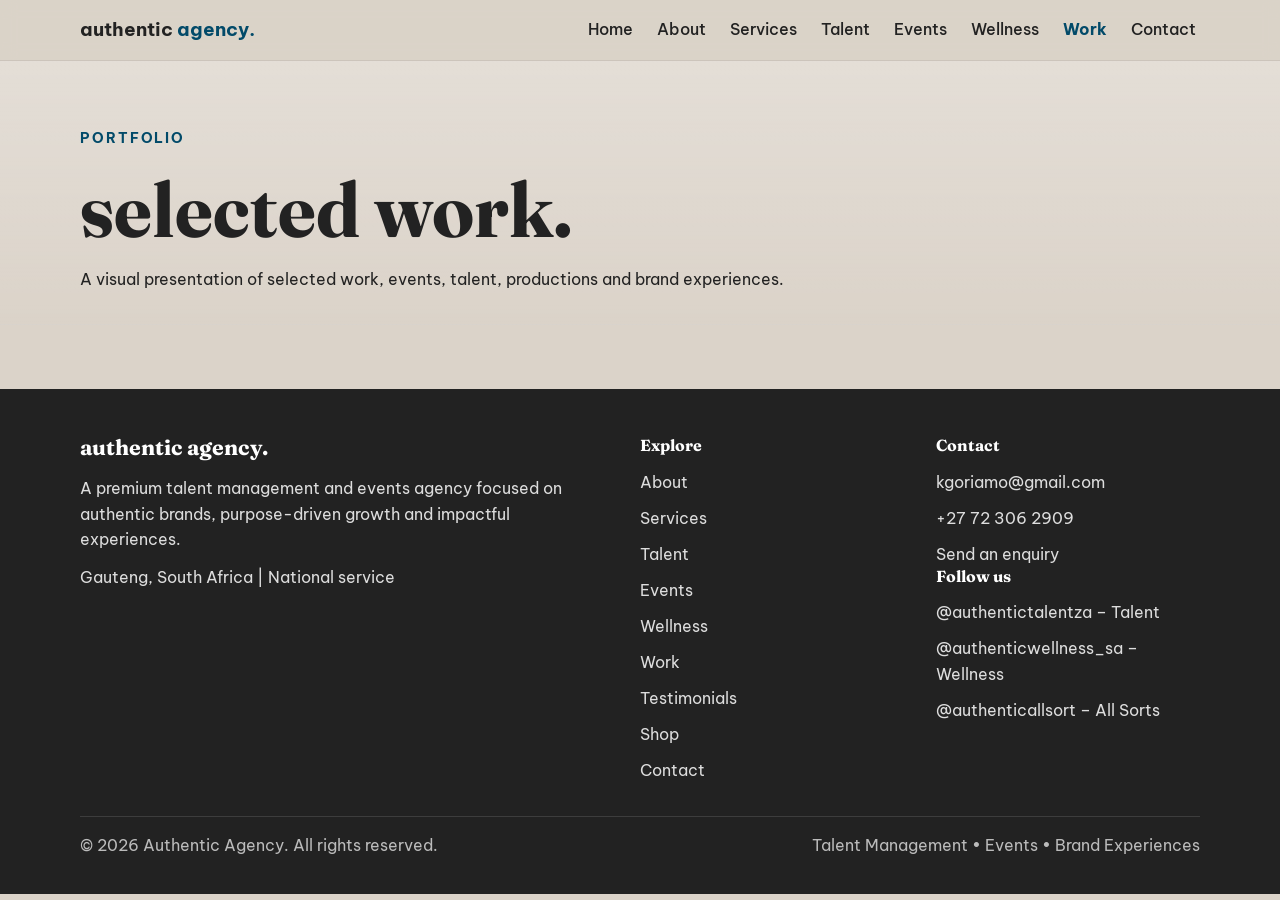
<file: Portfolio.html>
<!DOCTYPE html>
<html lang="en">
<head>
  <meta charset="UTF-8">
  <meta name="viewport" content="width=device-width, initial-scale=1.0">

  <title>Portfolio | Authentic Agency</title>

  <meta
    name="description"
    content="A visual presentation of selected work, events, talent, productions and brand experiences."
  >

  <link rel="icon" href="favicon.svg" type="image/svg+xml">

  <link
    href="https://fonts.googleapis.com/css2?family=Be+Vietnam+Pro:wght@400;500;600;700&family=Fraunces:opsz,wght@9..144,500;9..144,600&display=swap"
    rel="stylesheet"
  >

  <link rel="stylesheet" href="css/styles.css">
</head>

<body>

  <a class="skip-link" href="#main">Skip to content</a>


  <!-- HEADER -->
  <header class="site-header">
    <div class="container header-inner">

      <a href="index.html" class="brand">
        authentic <strong>agency.</strong>
      </a>

      <button
        class="nav-toggle"
        aria-controls="site-nav"
        aria-expanded="false"
      >
        Menu
      </button>

      <nav
        class="site-nav"
        id="site-nav"
        aria-label="Main navigation"
      >
        <ul class="menu">

          <li>
            <a href="index.html">Home</a>
          </li>

          <li>
            <a href="About.html">About</a>
          </li>

          <li>
            <a href="Services.html">Services</a>
          </li>

          <li>
            <a href="Talent.html">Talent</a>
          </li>

          <li>
            <a href="Events.html">Events</a>
          </li>

          <li>
            <a href="Wellness.html">Wellness</a>
          </li>

          <li>
            <a href="Portfolio.html">Work</a>
          </li>

          <li>
            <a href="Contact.html">Contact</a>
          </li>

        </ul>
      </nav>

    </div>
  </header>


  <!-- MAIN -->
  <main id="main">

    <!-- PAGE HERO -->
    <section class="page-hero">
      <div class="container">

        <span class="kicker">
          Portfolio
        </span>

        <h1>
          selected work.
        </h1>

        <p>
          A visual presentation of selected work, events, talent,
          productions and brand experiences.
        </p>

      </div>
    </section>

  </main>


  <!-- FOOTER -->
  <footer class="site-footer">
    <div class="container">

      <div class="footer-grid">


        <!-- AGENCY -->
        <div>

          <h3>
            authentic agency.
          </h3>

          <p>
            A premium talent management and events agency focused on
            authentic brands, purpose-driven growth and impactful experiences.
          </p>

          <p>
            Gauteng, South Africa | National service
          </p>

        </div>


        <!-- EXPLORE -->
        <div>

          <h4>
            Explore
          </h4>

          <ul class="footer-list">

            <li>
              <a href="About.html">About</a>
            </li>

            <li>
              <a href="Services.html">Services</a>
            </li>

            <li>
              <a href="Talent.html">Talent</a>
            </li>

            <li>
              <a href="Events.html">Events</a>
            </li>

            <li>
              <a href="Wellness.html">Wellness</a>
            </li>

            <li>
              <a href="Portfolio.html">Work</a>
            </li>

            <li>
              <a href="testimonials.html">Testimonials</a>
            </li>

            <li>
              <a href="shop.html">Shop</a>
            </li>

            <li>
              <a href="Contact.html">Contact</a>
            </li>

          </ul>

        </div>


        <!-- CONTACT + FOLLOW US -->
        <div>

          <h4>
            Contact
          </h4>

          <ul class="footer-list">

            <li>
              <a href="mailto:kgoriamo@gmail.com">
                kgoriamo@gmail.com
              </a>
            </li>

            <li>
              <a href="tel:+27723062909">
                +27 72 306 2909
              </a>
            </li>

            <li>
              <a href="Contact.html">
                Send an enquiry
              </a>
            </li>

          </ul>


          <h4 class="footer-sub">
            Follow us
          </h4>

          <ul class="footer-list">

            <li>
              <a
                href="https://www.instagram.com/authentictalentza/"
                target="_blank"
                rel="noopener"
              >
                @authentictalentza – Talent
              </a>
            </li>

            <li>
              <a
                href="https://www.instagram.com/authenticwellness_sa/"
                target="_blank"
                rel="noopener"
              >
                @authenticwellness_sa – Wellness
              </a>
            </li>

            <li>
              <a
                href="https://www.instagram.com/authenticallsort/"
                target="_blank"
                rel="noopener"
              >
                @authenticallsort – All Sorts
              </a>
            </li>

          </ul>

        </div>

      </div>


      <!-- FOOTER BOTTOM -->
      <div class="footer-bottom">

        <p>
          © <span id="year"></span> Authentic Agency.
          All rights reserved.
        </p>

        <p>
          Talent Management • Events • Brand Experiences
        </p>

      </div>

    </div>
  </footer>


  <script src="js/main.js"></script>

</body>
</html>
</file>
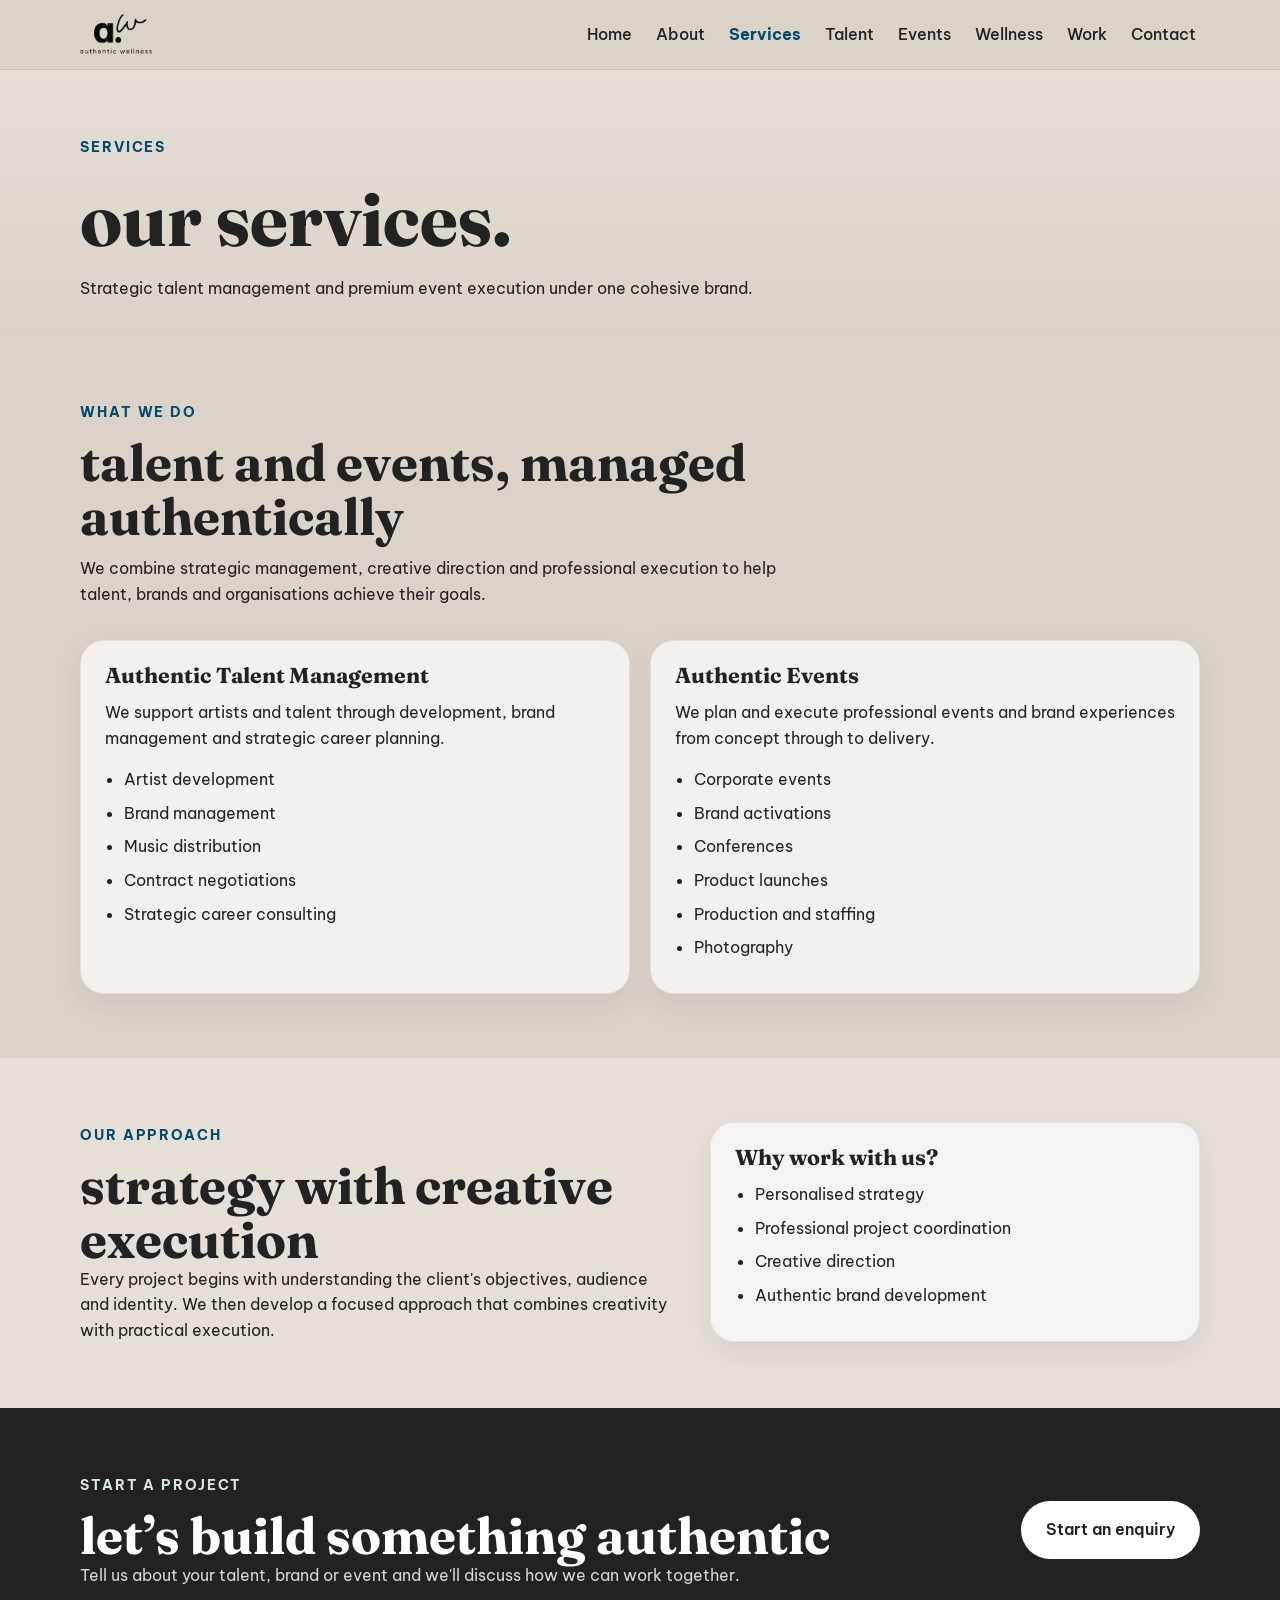
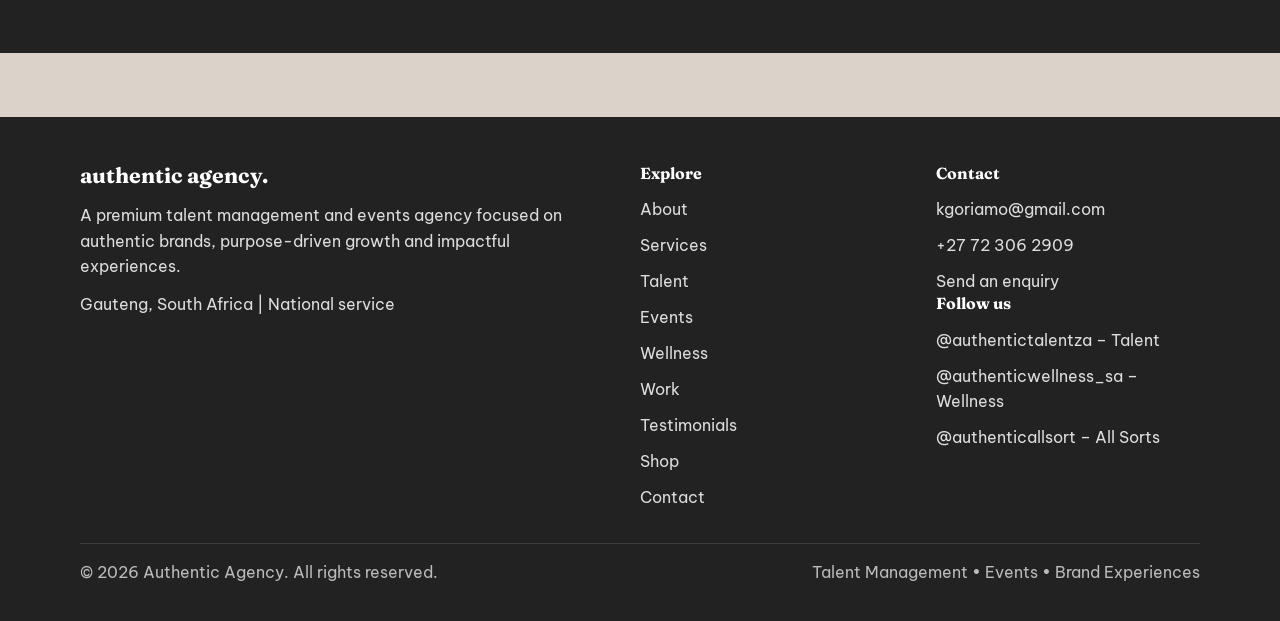
<file: Services.html>
<!DOCTYPE html>
<html lang="en">
<head>
  <meta charset="UTF-8">
  <meta name="viewport" content="width=device-width, initial-scale=1.0">

  <title>Services | Authentic Agency</title>

  <meta
    name="description"
    content="Strategic talent management and premium event execution under one cohesive brand."
  >

  <link rel="icon" href="favicon.svg" type="image/svg+xml">

  <link
    href="https://fonts.googleapis.com/css2?family=Be+Vietnam+Pro:wght@400;500;600;700&family=Fraunces:opsz,wght@9..144,500;9..144,600&display=swap"
    rel="stylesheet"
  >

  <link rel="stylesheet" href="css/styles.css">
</head>

<body>

  <a class="skip-link" href="#main">Skip to content</a>

  <!-- HEADER -->
  <header class="site-header">
    <div class="container header-inner">

      <a href="index.html" class="brand">
        <img
          src="assets/images/logo/logo-wellness-transparent.png"
          alt="Authentic Wellness"
          class="brand-logo"
        >
      </a>

      <button
        class="nav-toggle"
        aria-controls="site-nav"
        aria-expanded="false"
      >
        Menu
      </button>

      <nav
        class="site-nav"
        id="site-nav"
        aria-label="Main navigation"
      >
        <ul class="menu">
          <li><a href="index.html">Home</a></li>
          <li><a href="About.html">About</a></li>
          <li><a href="Services.html">Services</a></li>
          <li><a href="Talent.html">Talent</a></li>
          <li><a href="Events.html">Events</a></li>
          <li><a href="Wellness.html">Wellness</a></li>
          <li><a href="Portfolio.html">Work</a></li>
          <li><a href="Contact.html">Contact</a></li>
        </ul>
      </nav>

    </div>
  </header>


  <!-- MAIN -->
  <main id="main">

    <!-- PAGE HERO -->
    <section class="page-hero">
      <div class="container">

        <span class="kicker">
          Services
        </span>

        <h1>
          our services.
        </h1>

        <p>
          Strategic talent management and premium event execution
          under one cohesive brand.
        </p>

      </div>
    </section>


    <!-- WHAT WE DO -->
    <section class="section">
      <div class="container">

        <div class="section-head">

          <span class="kicker">
            What we do
          </span>

          <h2>
            talent and events, managed authentically
          </h2>

          <p>
            We combine strategic management, creative direction and
            professional execution to help talent, brands and
            organisations achieve their goals.
          </p>

        </div>


        <div class="grid-2">

          <!-- TALENT MANAGEMENT -->
          <article class="card">

            <h3>
              Authentic Talent Management
            </h3>

            <p>
              We support artists and talent through development,
              brand management and strategic career planning.
            </p>

            <ul class="list">
              <li>Artist development</li>
              <li>Brand management</li>
              <li>Music distribution</li>
              <li>Contract negotiations</li>
              <li>Strategic career consulting</li>
            </ul>

          </article>


          <!-- EVENTS -->
          <article class="card">

            <h3>
              Authentic Events
            </h3>

            <p>
              We plan and execute professional events and brand
              experiences from concept through to delivery.
            </p>

            <ul class="list">
              <li>Corporate events</li>
              <li>Brand activations</li>
              <li>Conferences</li>
              <li>Product launches</li>
              <li>Production and staffing</li>
              <li>Photography</li>
            </ul>

          </article>

        </div>

      </div>
    </section>


    <!-- OUR APPROACH -->
    <section class="section section-alt">
      <div class="container split">

        <div>

          <span class="kicker">
            Our approach
          </span>

          <h2>
            strategy with creative execution
          </h2>

          <p>
            Every project begins with understanding the client's
            objectives, audience and identity. We then develop a
            focused approach that combines creativity with practical
            execution.
          </p>

        </div>


        <div class="card">

          <h3>
            Why work with us?
          </h3>

          <ul class="list">
            <li>Personalised strategy</li>
            <li>Professional project coordination</li>
            <li>Creative direction</li>
            <li>Authentic brand development</li>
          </ul>

        </div>

      </div>
    </section>


    <!-- CTA -->
    <section class="section section-dark">
      <div class="container cta-panel">

        <div>

          <span class="kicker light">
            Start a project
          </span>

          <h2>
            let’s build something authentic
          </h2>

          <p>
            Tell us about your talent, brand or event and we'll
            discuss how we can work together.
          </p>

        </div>

        <a
          class="btn btn-light"
          href="Contact.html"
        >
          Start an enquiry
        </a>

      </div>
    </section>

  </main>


  <!-- FOOTER -->
  <footer class="site-footer">
    <div class="container">

      <div class="footer-grid">

        <!-- AGENCY -->
        <div>

          <h3>
            authentic agency.
          </h3>

          <p>
            A premium talent management and events agency focused on
            authentic brands, purpose-driven growth and impactful
            experiences.
          </p>

          <p>
            Gauteng, South Africa | National service
          </p>

        </div>


        <!-- EXPLORE -->
        <div>

          <h4>
            Explore
          </h4>

          <ul class="footer-list">

            <li>
              <a href="About.html">About</a>
            </li>

            <li>
              <a href="Services.html">Services</a>
            </li>

            <li>
              <a href="Talent.html">Talent</a>
            </li>

            <li>
              <a href="Events.html">Events</a>
            </li>

            <li>
              <a href="Wellness.html">Wellness</a>
            </li>

            <li>
              <a href="Portfolio.html">Work</a>
            </li>

            <!-- NEW -->
            <li>
              <a href="testimonials.html">Testimonials</a>
            </li>

            <!-- NEW -->
            <li>
              <a href="shop.html">Shop</a>
            </li>

            <li>
              <a href="Contact.html">Contact</a>
            </li>

          </ul>

        </div>


        <!-- CONTACT + FOLLOW US -->
        <div>

          <h4>
            Contact
          </h4>

          <ul class="footer-list">

            <li>
              <a href="mailto:kgoriamo@gmail.com">
                kgoriamo@gmail.com
              </a>
            </li>

            <li>
              <a href="tel:+27723062909">
                +27 72 306 2909
              </a>
            </li>

            <li>
              <a href="Contact.html">
                Send an enquiry
              </a>
            </li>

          </ul>


          <h4 class="footer-sub">
            Follow us
          </h4>

          <ul class="footer-list">

            <li>
              <a
                href="https://www.instagram.com/authentictalentza/"
                target="_blank"
                rel="noopener"
              >
                @authentictalentza – Talent
              </a>
            </li>

            <li>
              <a
                href="https://www.instagram.com/authenticwellness_sa/"
                target="_blank"
                rel="noopener"
              >
                @authenticwellness_sa – Wellness
              </a>
            </li>

            <li>
              <a
                href="https://www.instagram.com/authenticallsort/"
                target="_blank"
                rel="noopener"
              >
                @authenticallsort – All Sorts
              </a>
            </li>

          </ul>

        </div>

      </div>


      <!-- FOOTER BOTTOM -->
      <div class="footer-bottom">

        <p>
          © <span id="year"></span> Authentic Agency.
          All rights reserved.
        </p>

        <p>
          Talent Management • Events • Brand Experiences
        </p>

      </div>

    </div>
  </footer>


  <script src="js/main.js"></script>

</body>
</html>
</file>
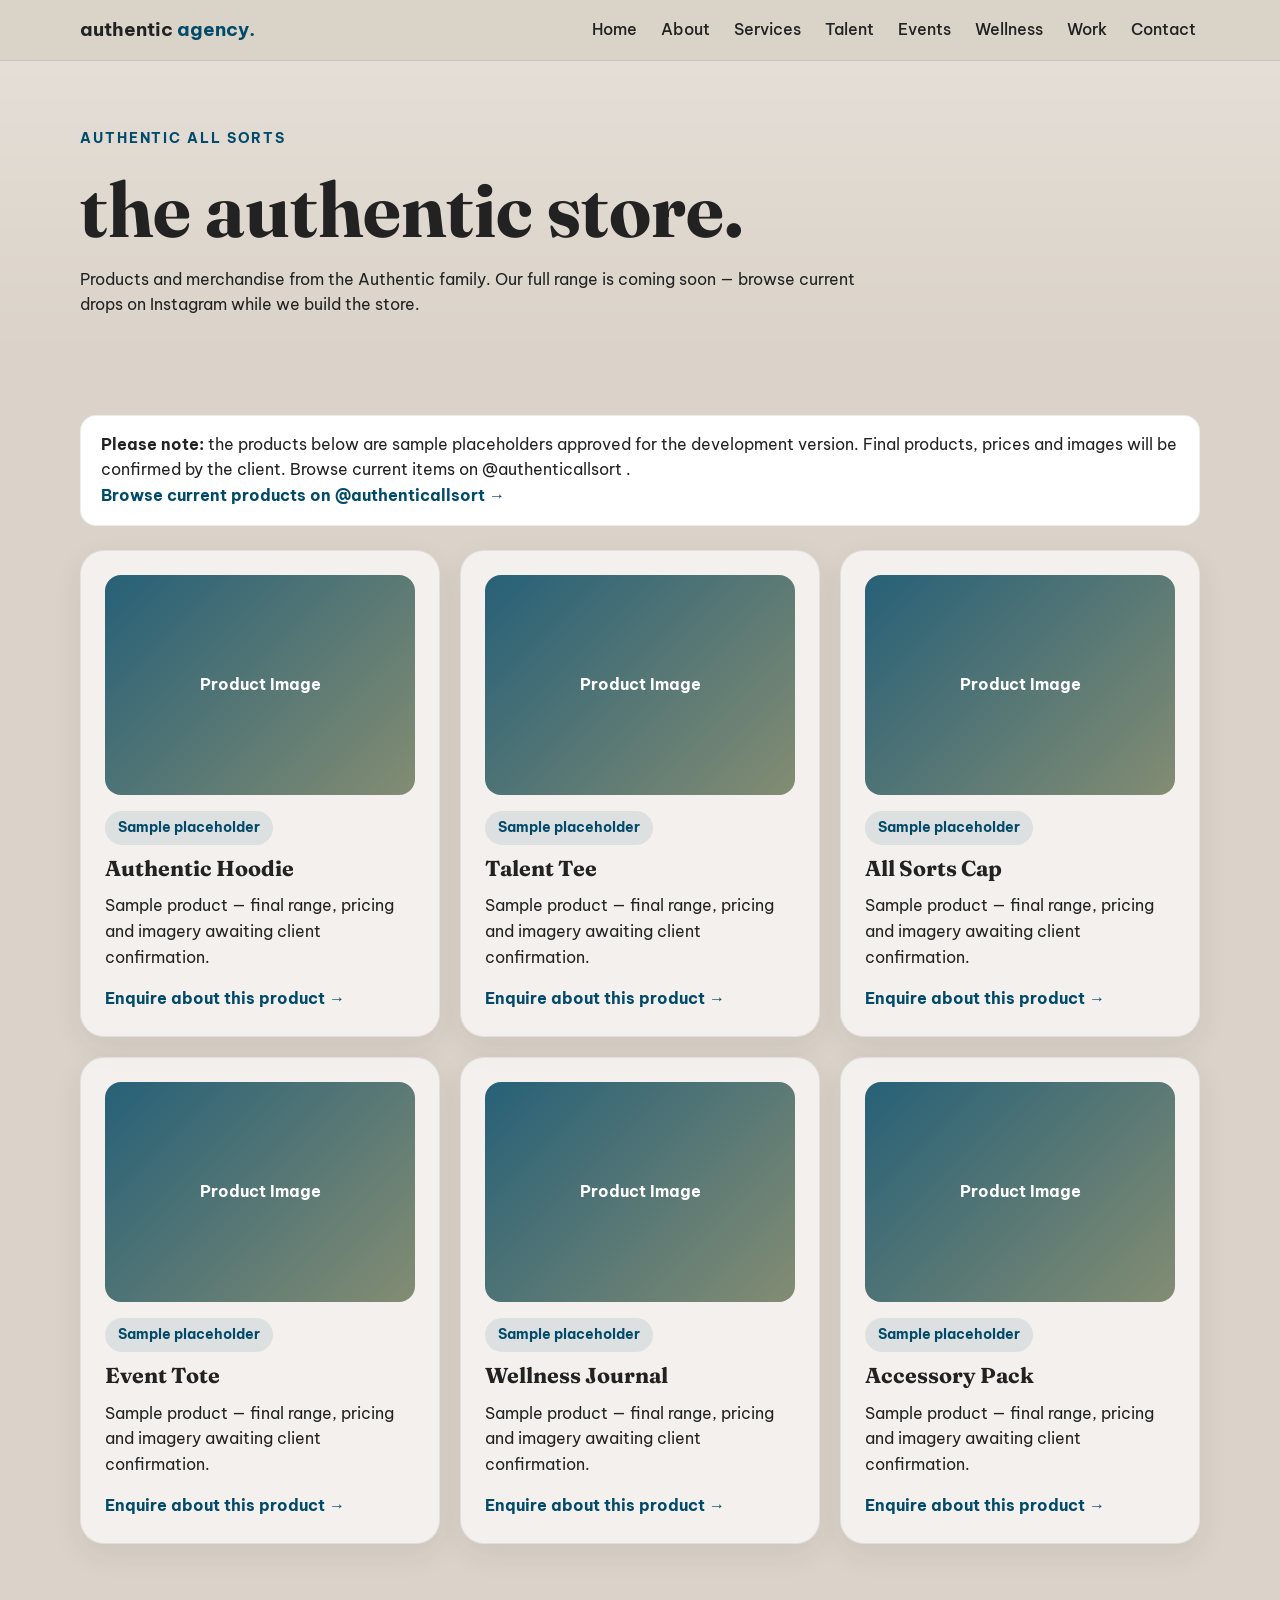
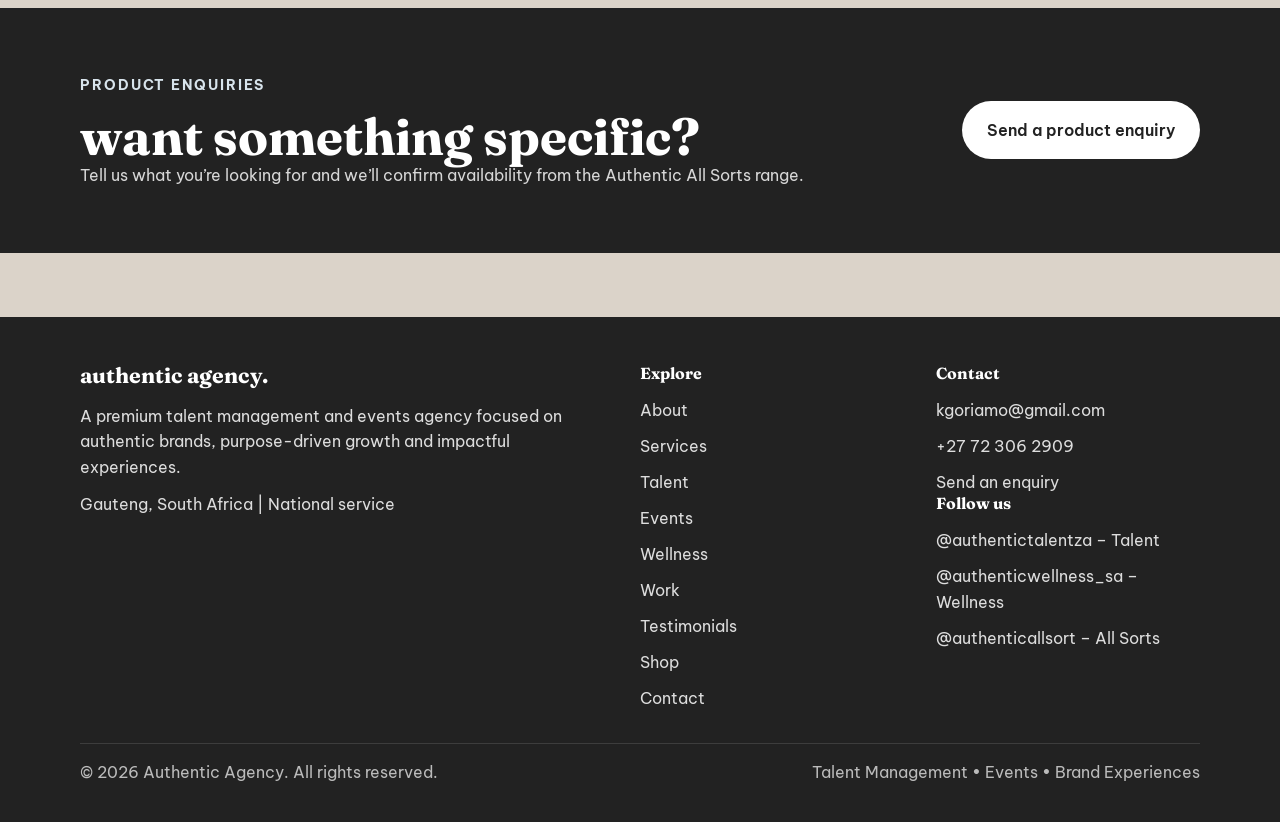
<file: shop.html>
<!DOCTYPE html>
<html lang="en">

<head>
  <meta charset="UTF-8">
  <meta name="viewport" content="width=device-width, initial-scale=1.0">

  <title>Shop | Authentic Agency</title>

  <meta
    name="description"
    content="Authentic All Sorts — the product range of Authentic Agency. Final products, prices and images coming soon."
  >

  <link rel="icon" href="favicon.svg" type="image/svg+xml">

  <link
    href="https://fonts.googleapis.com/css2?family=Be+Vietnam+Pro:wght@400;500;600;700&family=Fraunces:opsz,wght@9..144,500;9..144,600&display=swap"
    rel="stylesheet"
  >

  <link rel="stylesheet" href="css/styles.css">
</head>

<body>

  <a class="skip-link" href="#main">Skip to content</a>

  <header class="site-header">
    <div class="container header-inner">

      <a href="index.html" class="brand">
        authentic <strong>agency.</strong>
      </a>

      <button
        class="nav-toggle"
        aria-controls="site-nav"
        aria-expanded="false"
      >
        Menu
      </button>

      <nav
        class="site-nav"
        id="site-nav"
        aria-label="Main navigation"
      >
        <ul class="menu">
          <li><a href="index.html">Home</a></li>
          <li><a href="About.html">About</a></li>
          <li><a href="Services.html">Services</a></li>
          <li><a href="Talent.html">Talent</a></li>
          <li><a href="Events.html">Events</a></li>
          <li><a href="Wellness.html">Wellness</a></li>
          <li><a href="Portfolio.html">Work</a></li>
          <li><a href="Contact.html">Contact</a></li>
        </ul>
      </nav>

    </div>
  </header>

  <main id="main">

    <!-- Page Hero -->
    <section class="page-hero">
      <div class="container">

        <span class="kicker">Authentic All Sorts</span>

        <h1>the authentic store.</h1>

        <p>
          Products and merchandise from the Authentic family.
          Our full range is coming soon — browse current drops on
          Instagram while we build the store.
        </p>

      </div>
    </section>

    <!-- Products -->
    <section class="section">
      <div class="container">

        <!-- Notice Card -->
        <div class="notice">
          <p>
            <strong>Please note:</strong> the products below are sample
            placeholders approved for the development version. Final
            products, prices and images will be confirmed by the client.
            Browse current items on
            <a
              href="https://www.instagram.com/authenticallsort/"
              target="_blank"
              rel="noopener"
            >
              @authenticallsort
            </a>.
          </p>

          <p>
            <a
              class="card-link"
              href="https://www.instagram.com/authenticallsort/"
              target="_blank"
              rel="noopener"
            >
              Browse current products on @authenticallsort →
            </a>
          </p>
        </div>

        <!-- Product Cards -->
        <div class="grid-3">

          <article class="card">
            <div class="media-placeholder">Product Image</div>

            <span class="badge">Sample placeholder</span>

            <h3>Authentic Hoodie</h3>

            <p>
              Sample product — final range, pricing and imagery
              awaiting client confirmation.
            </p>

            <a href="Contact.html" class="card-link">
              Enquire about this product →
            </a>
          </article>

          <article class="card">
            <div class="media-placeholder">Product Image</div>

            <span class="badge">Sample placeholder</span>

            <h3>Talent Tee</h3>

            <p>
              Sample product — final range, pricing and imagery
              awaiting client confirmation.
            </p>

            <a href="Contact.html" class="card-link">
              Enquire about this product →
            </a>
          </article>

          <article class="card">
            <div class="media-placeholder">Product Image</div>

            <span class="badge">Sample placeholder</span>

            <h3>All Sorts Cap</h3>

            <p>
              Sample product — final range, pricing and imagery
              awaiting client confirmation.
            </p>

            <a href="Contact.html" class="card-link">
              Enquire about this product →
            </a>
          </article>

          <article class="card">
            <div class="media-placeholder">Product Image</div>

            <span class="badge">Sample placeholder</span>

            <h3>Event Tote</h3>

            <p>
              Sample product — final range, pricing and imagery
              awaiting client confirmation.
            </p>

            <a href="Contact.html" class="card-link">
              Enquire about this product →
            </a>
          </article>

          <article class="card">
            <div class="media-placeholder">Product Image</div>

            <span class="badge">Sample placeholder</span>

            <h3>Wellness Journal</h3>

            <p>
              Sample product — final range, pricing and imagery
              awaiting client confirmation.
            </p>

            <a href="Contact.html" class="card-link">
              Enquire about this product →
            </a>
          </article>

          <article class="card">
            <div class="media-placeholder">Product Image</div>

            <span class="badge">Sample placeholder</span>

            <h3>Accessory Pack</h3>

            <p>
              Sample product — final range, pricing and imagery
              awaiting client confirmation.
            </p>

            <a href="Contact.html" class="card-link">
              Enquire about this product →
            </a>
          </article>

        </div>

      </div>
    </section>

    <!-- Product Enquiry CTA -->
    <section class="section section-dark">
      <div class="container cta-panel">

        <div>
          <span class="kicker light">Product enquiries</span>

          <h2>want something specific?</h2>

          <p>
            Tell us what you’re looking for and we’ll confirm
            availability from the Authentic All Sorts range.
          </p>
        </div>

        <a class="btn btn-light" href="Contact.html">
          Send a product enquiry
        </a>

      </div>
    </section>

  </main>

  <!-- Footer -->
  <footer class="site-footer">
    <div class="container">

      <div class="footer-grid">

        <div>
          <h3>authentic agency.</h3>

          <p>
            A premium talent management and events agency focused
            on authentic brands, purpose-driven growth and
            impactful experiences.
          </p>

          <p>
            Gauteng, South Africa | National service
          </p>
        </div>

        <div>
          <h4>Explore</h4>

          <ul class="footer-list">
            <li><a href="About.html">About</a></li>
            <li><a href="Services.html">Services</a></li>
            <li><a href="Talent.html">Talent</a></li>
            <li><a href="Events.html">Events</a></li>
            <li><a href="Wellness.html">Wellness</a></li>
            <li><a href="Portfolio.html">Work</a></li>
            <li><a href="testimonials.html">Testimonials</a></li>
            <li><a href="shop.html">Shop</a></li>
            <li><a href="Contact.html">Contact</a></li>
          </ul>
        </div>

        <div>

          <h4>Contact</h4>

          <ul class="footer-list">
            <li>
              <a href="mailto:kgoriamo@gmail.com">
                kgoriamo@gmail.com
              </a>
            </li>

            <li>
              <a href="tel:+27723062909">
                +27 72 306 2909
              </a>
            </li>

            <li>
              <a href="Contact.html">
                Send an enquiry
              </a>
            </li>
          </ul>

          <h4 class="footer-sub">Follow us</h4>

          <ul class="footer-list">

            <li>
              <a
                href="https://www.instagram.com/authentictalentza/"
                target="_blank"
                rel="noopener"
              >
                @authentictalentza – Talent
              </a>
            </li>

            <li>
              <a
                href="https://www.instagram.com/authenticwellness_sa/"
                target="_blank"
                rel="noopener"
              >
                @authenticwellness_sa – Wellness
              </a>
            </li>

            <li>
              <a
                href="https://www.instagram.com/authenticallsort/"
                target="_blank"
                rel="noopener"
              >
                @authenticallsort – All Sorts
              </a>
            </li>

          </ul>

        </div>

      </div>

      <div class="footer-bottom">

        <p>
          © <span id="year"></span> Authentic Agency.
          All rights reserved.
        </p>

        <p>
          Talent Management • Events • Brand Experiences
        </p>

      </div>

    </div>
  </footer>

  <script src="js/main.js"></script>

</body>
</html>
</file>
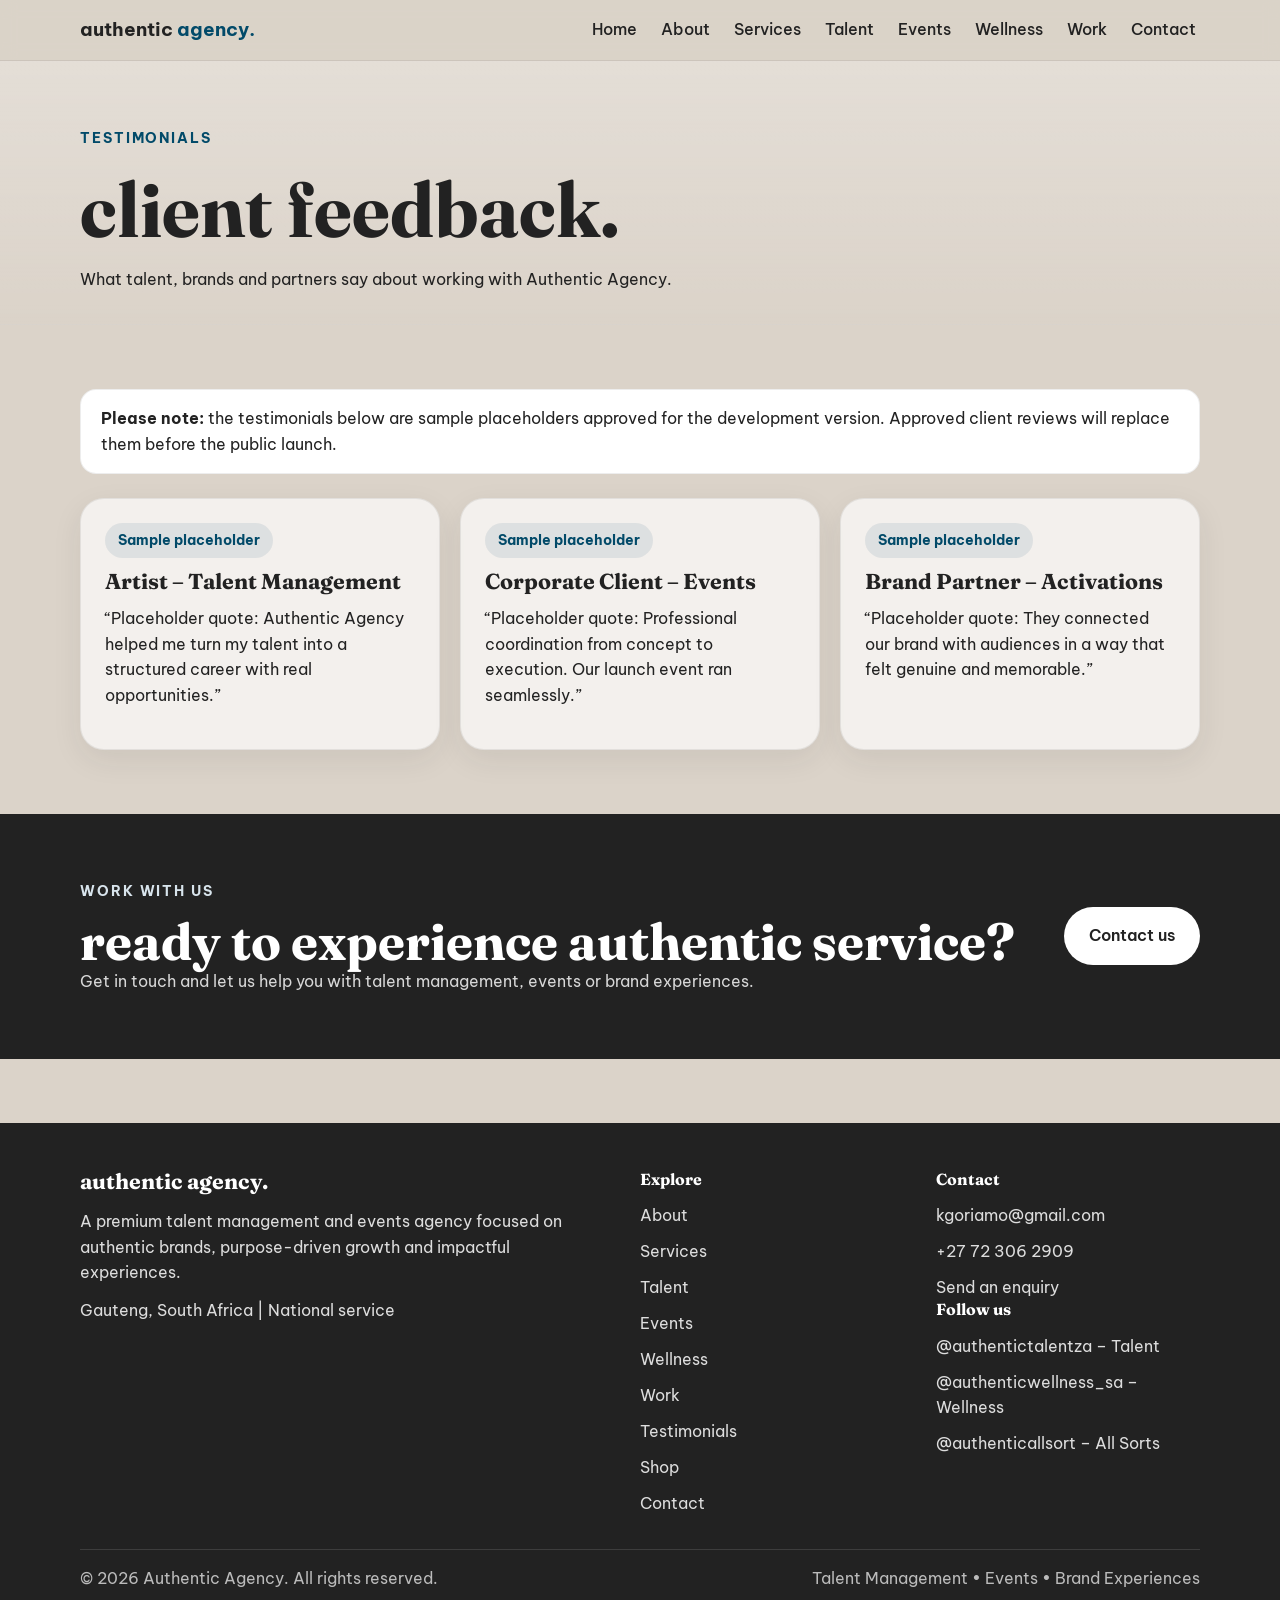
<file: testimonials.html>
<!DOCTYPE html>
<html lang="en">

<head>
  <meta charset="UTF-8">
  <meta name="viewport" content="width=device-width, initial-scale=1.0">

  <title>Testimonials | Authentic Agency</title>

  <meta
    name="description"
    content="What talent, brands and partners say about working with Authentic Agency."
  >

  <link rel="icon" href="favicon.svg" type="image/svg+xml">

  <link
    href="https://fonts.googleapis.com/css2?family=Be+Vietnam+Pro:wght@400;500;600;700&family=Fraunces:opsz,wght@9..144,500;9..144,600&display=swap"
    rel="stylesheet"
  >

  <link rel="stylesheet" href="css/styles.css">
</head>

<body>

  <a class="skip-link" href="#main">Skip to content</a>

  <!-- Header -->
  <header class="site-header">
    <div class="container header-inner">

      <a href="index.html" class="brand">
        authentic <strong>agency.</strong>
      </a>

      <button
        class="nav-toggle"
        aria-controls="site-nav"
        aria-expanded="false"
      >
        Menu
      </button>

      <nav
        class="site-nav"
        id="site-nav"
        aria-label="Main navigation"
      >
        <ul class="menu">
          <li><a href="index.html">Home</a></li>
          <li><a href="About.html">About</a></li>
          <li><a href="Services.html">Services</a></li>
          <li><a href="Talent.html">Talent</a></li>
          <li><a href="Events.html">Events</a></li>
          <li><a href="Wellness.html">Wellness</a></li>
          <li><a href="Portfolio.html">Work</a></li>
          <li><a href="Contact.html">Contact</a></li>
        </ul>
      </nav>

    </div>
  </header>

  <main id="main">

    <!-- Page Hero -->
    <section class="page-hero">
      <div class="container">

        <span class="kicker">Testimonials</span>

        <h1>client feedback.</h1>

        <p>
          What talent, brands and partners say about working with
          Authentic Agency.
        </p>

      </div>
    </section>

    <!-- Testimonials -->
    <section class="section">
      <div class="container">

        <!-- Notice -->
        <div class="notice">
          <p>
            <strong>Please note:</strong> the testimonials below are
            sample placeholders approved for the development version.
            Approved client reviews will replace them before the
            public launch.
          </p>
        </div>

        <!-- Testimonial Cards -->
        <div class="grid-3">

          <article class="card">
            <span class="badge">Sample placeholder</span>

            <h3>Artist – Talent Management</h3>

            <p>
              “Placeholder quote: Authentic Agency helped me turn my
              talent into a structured career with real opportunities.”
            </p>
          </article>

          <article class="card">
            <span class="badge">Sample placeholder</span>

            <h3>Corporate Client – Events</h3>

            <p>
              “Placeholder quote: Professional coordination from
              concept to execution. Our launch event ran seamlessly.”
            </p>
          </article>

          <article class="card">
            <span class="badge">Sample placeholder</span>

            <h3>Brand Partner – Activations</h3>

            <p>
              “Placeholder quote: They connected our brand with
              audiences in a way that felt genuine and memorable.”
            </p>
          </article>

        </div>

      </div>
    </section>

    <!-- CTA -->
    <section class="section section-dark">
      <div class="container cta-panel">

        <div>
          <span class="kicker light">Work with us</span>

          <h2>ready to experience authentic service?</h2>

          <p>
            Get in touch and let us help you with talent management,
            events or brand experiences.
          </p>
        </div>

        <a class="btn btn-light" href="Contact.html">
          Contact us
        </a>

      </div>
    </section>

  </main>

  <!-- Footer -->
  <footer class="site-footer">
    <div class="container">

      <div class="footer-grid">

        <!-- About -->
        <div>
          <h3>authentic agency.</h3>

          <p>
            A premium talent management and events agency focused
            on authentic brands, purpose-driven growth and
            impactful experiences.
          </p>

          <p>
            Gauteng, South Africa | National service
          </p>
        </div>

        <!-- Explore -->
        <div>
          <h4>Explore</h4>

          <ul class="footer-list">
            <li><a href="About.html">About</a></li>
            <li><a href="Services.html">Services</a></li>
            <li><a href="Talent.html">Talent</a></li>
            <li><a href="Events.html">Events</a></li>
            <li><a href="Wellness.html">Wellness</a></li>
            <li><a href="Portfolio.html">Work</a></li>
            <li><a href="testimonials.html">Testimonials</a></li>
            <li><a href="shop.html">Shop</a></li>
            <li><a href="Contact.html">Contact</a></li>
          </ul>
        </div>

        <!-- Contact + Social -->
        <div>

          <h4>Contact</h4>

          <ul class="footer-list">
            <li>
              <a href="mailto:kgoriamo@gmail.com">
                kgoriamo@gmail.com
              </a>
            </li>

            <li>
              <a href="tel:+27723062909">
                +27 72 306 2909
              </a>
            </li>

            <li>
              <a href="Contact.html">
                Send an enquiry
              </a>
            </li>
          </ul>

          <h4 class="footer-sub">Follow us</h4>

          <ul class="footer-list">

            <li>
              <a
                href="https://www.instagram.com/authentictalentza/"
                target="_blank"
                rel="noopener"
              >
                @authentictalentza – Talent
              </a>
            </li>

            <li>
              <a
                href="https://www.instagram.com/authenticwellness_sa/"
                target="_blank"
                rel="noopener"
              >
                @authenticwellness_sa – Wellness
              </a>
            </li>

            <li>
              <a
                href="https://www.instagram.com/authenticallsort/"
                target="_blank"
                rel="noopener"
              >
                @authenticallsort – All Sorts
              </a>
            </li>

          </ul>

        </div>

      </div>

      <!-- Footer Bottom -->
      <div class="footer-bottom">

        <p>
          © <span id="year"></span> Authentic Agency.
          All rights reserved.
        </p>

        <p>
          Talent Management • Events • Brand Experiences
        </p>

      </div>

    </div>
  </footer>

  <script src="js/main.js"></script>

</body>
</html>
</file>
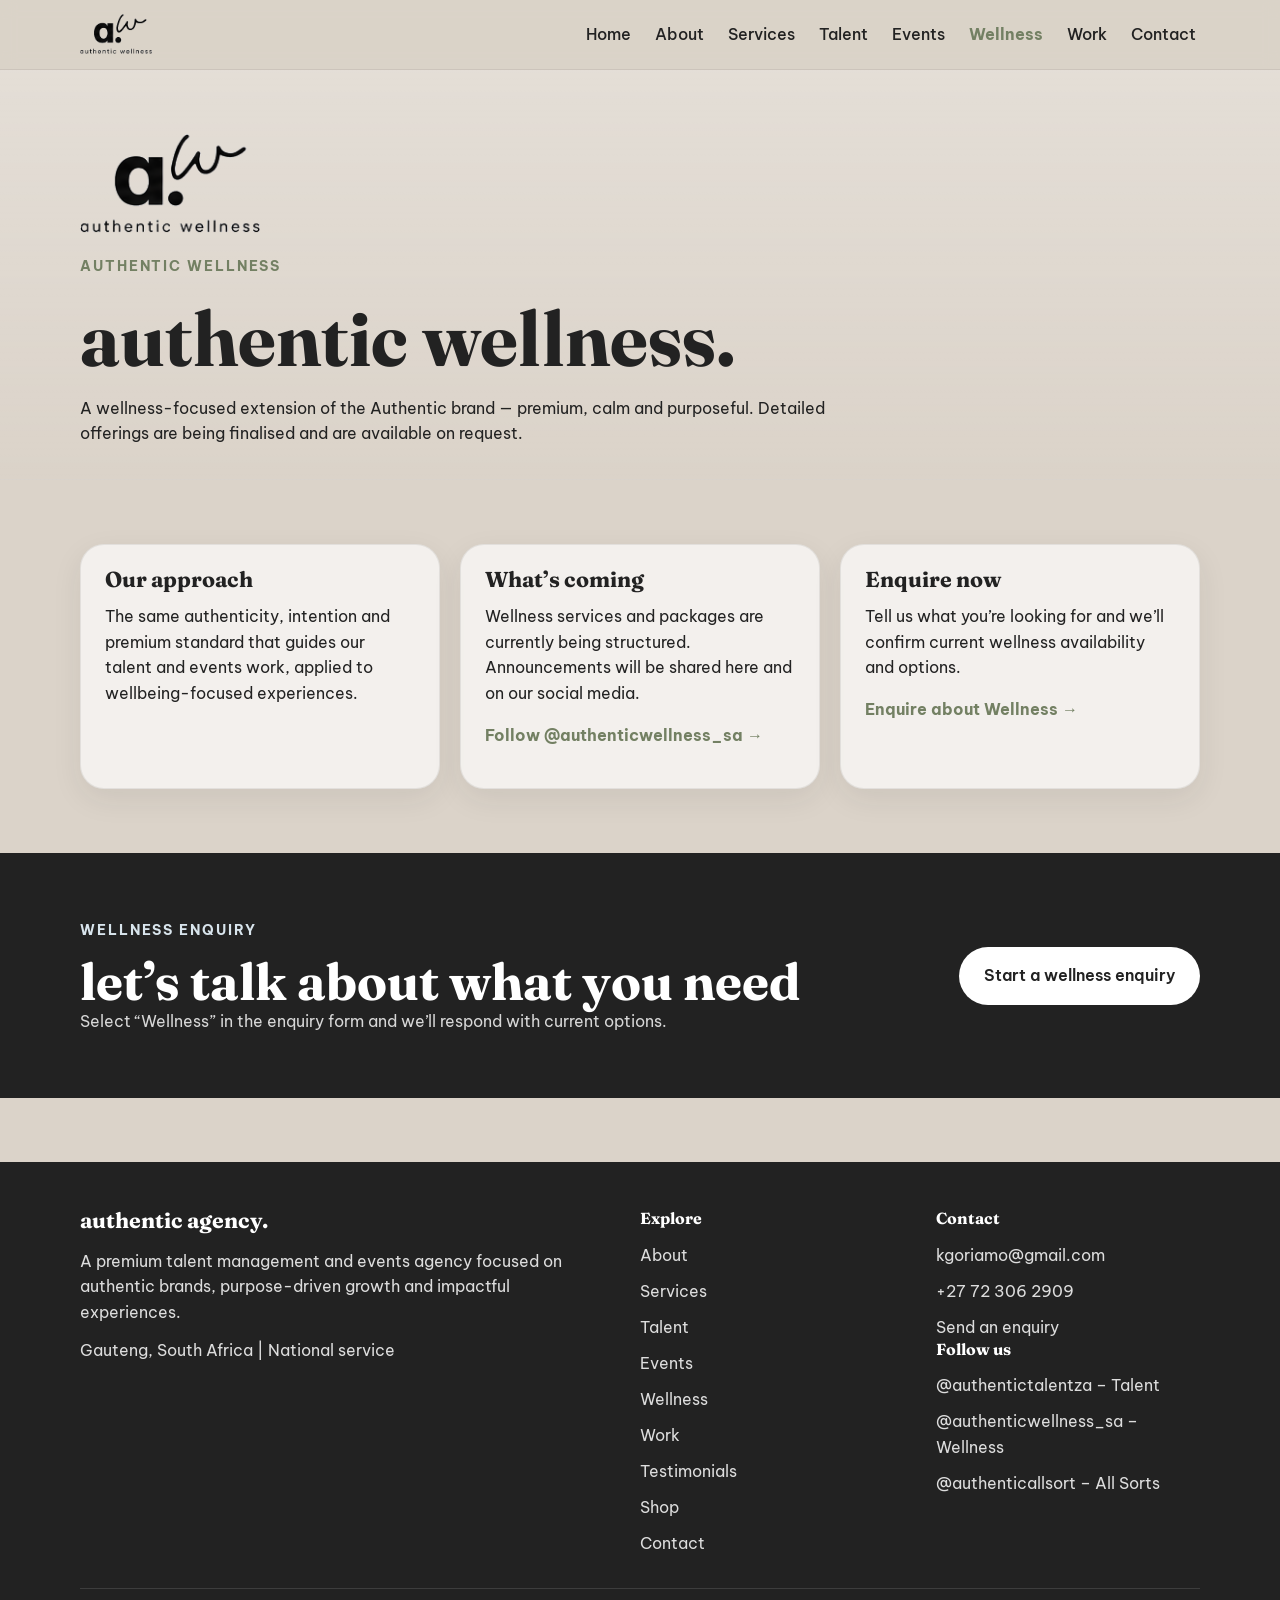
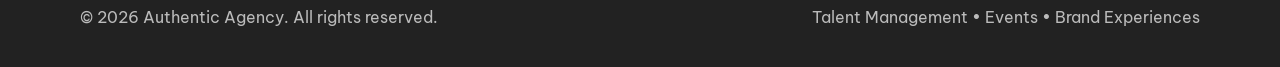
<file: Wellness.html>
<!DOCTYPE html>
<html lang="en">
<head>
  <meta charset="UTF-8">
  <meta name="viewport" content="width=device-width, initial-scale=1.0">

  <title>Wellness | Authentic Agency</title>

  <meta
    name="description"
    content="Authentic Wellness — the wellness-focused extension of the Authentic Agency brand."
  >

  <link rel="icon" href="favicon.svg" type="image/svg+xml">

  <link
    href="https://fonts.googleapis.com/css2?family=Be+Vietnam+Pro:wght@400;500;600;700&family=Fraunces:opsz,wght@9..144,500;9..144,600&display=swap"
    rel="stylesheet"
  >

  <link rel="stylesheet" href="css/styles.css">
</head>

<body class="division-wellness">

  <a class="skip-link" href="#main">Skip to content</a>


  <!-- HEADER -->
  <header class="site-header">
    <div class="container header-inner">

      <a href="index.html" class="brand">
        <img
          src="assets/images/logo/logo-wellness-transparent.png"
          alt="Authentic Wellness"
          class="brand-logo"
        >
      </a>

      <button
        class="nav-toggle"
        aria-controls="site-nav"
        aria-expanded="false"
      >
        Menu
      </button>

      <nav
        class="site-nav"
        id="site-nav"
        aria-label="Main navigation"
      >
        <ul class="menu">
          <li>
            <a href="index.html">Home</a>
          </li>

          <li>
            <a href="About.html">About</a>
          </li>

          <li>
            <a href="Services.html">Services</a>
          </li>

          <li>
            <a href="Talent.html">Talent</a>
          </li>

          <li>
            <a href="Events.html">Events</a>
          </li>

          <li>
            <a href="Wellness.html">Wellness</a>
          </li>

          <li>
            <a href="Portfolio.html">Work</a>
          </li>

          <li>
            <a href="Contact.html">Contact</a>
          </li>
        </ul>
      </nav>

    </div>
  </header>


  <!-- MAIN -->
  <main id="main">


    <!-- PAGE HERO -->
    <section class="page-hero">
      <div class="container">

        <img
          src="assets/images/logo/logo-wellness-transparent.png"
          alt="Authentic Wellness"
          class="page-logo"
        >

        <span class="kicker">
          Authentic Wellness
        </span>

        <h1>
          authentic wellness.
        </h1>

        <p>
          A wellness-focused extension of the Authentic brand — premium,
          calm and purposeful. Detailed offerings are being finalised
          and are available on request.
        </p>

      </div>
    </section>


    <!-- WELLNESS INFORMATION -->
    <section class="section">
      <div class="container">

        <div class="grid-3">


          <!-- OUR APPROACH -->
          <article class="card">

            <h3>
              Our approach
            </h3>

            <p>
              The same authenticity, intention and premium standard that
              guides our talent and events work, applied to wellbeing-focused
              experiences.
            </p>

          </article>


          <!-- WHAT'S COMING -->
          <article class="card">

            <h3>
              What’s coming
            </h3>

            <p>
              Wellness services and packages are currently being structured.
              Announcements will be shared here and on our social media.
            </p>

            <!-- INSTAGRAM LINK -->
            <p>
              <a
                class="card-link"
                href="https://www.instagram.com/authenticwellness_sa/"
                target="_blank"
                rel="noopener"
              >
                Follow @authenticwellness_sa →
              </a>
            </p>

          </article>


          <!-- ENQUIRE NOW -->
          <article class="card">

            <h3>
              Enquire now
            </h3>

            <p>
              Tell us what you’re looking for and we’ll confirm current
              wellness availability and options.
            </p>

            <a
              href="Contact.html"
              class="card-link"
            >
              Enquire about Wellness →
            </a>

          </article>

        </div>

      </div>
    </section>


    <!-- CTA -->
    <section class="section section-dark">
      <div class="container cta-panel">

        <div>

          <span class="kicker light">
            Wellness enquiry
          </span>

          <h2>
            let’s talk about what you need
          </h2>

          <p>
            Select “Wellness” in the enquiry form and we’ll respond
            with current options.
          </p>

        </div>

        <a
          class="btn btn-light"
          href="Contact.html"
        >
          Start a wellness enquiry
        </a>

      </div>
    </section>

  </main>


  <!-- FOOTER -->
  <footer class="site-footer">
    <div class="container">

      <div class="footer-grid">


        <!-- AGENCY -->
        <div>

          <h3>
            authentic agency.
          </h3>

          <p>
            A premium talent management and events agency focused on
            authentic brands, purpose-driven growth and impactful experiences.
          </p>

          <p>
            Gauteng, South Africa | National service
          </p>

        </div>


        <!-- EXPLORE -->
        <div>

          <h4>
            Explore
          </h4>

          <ul class="footer-list">

            <li>
              <a href="About.html">About</a>
            </li>

            <li>
              <a href="Services.html">Services</a>
            </li>

            <li>
              <a href="Talent.html">Talent</a>
            </li>

            <li>
              <a href="Events.html">Events</a>
            </li>

            <li>
              <a href="Wellness.html">Wellness</a>
            </li>

            <li>
              <a href="Portfolio.html">Work</a>
            </li>

            <!-- NEW -->
            <li>
              <a href="testimonials.html">Testimonials</a>
            </li>

            <!-- NEW -->
            <li>
              <a href="shop.html">Shop</a>
            </li>

            <li>
              <a href="Contact.html">Contact</a>
            </li>

          </ul>

        </div>


        <!-- CONTACT + FOLLOW US -->
        <div>

          <h4>
            Contact
          </h4>

          <ul class="footer-list">

            <li>
              <a href="mailto:kgoriamo@gmail.com">
                kgoriamo@gmail.com
              </a>
            </li>

            <li>
              <a href="tel:+27723062909">
                +27 72 306 2909
              </a>
            </li>

            <li>
              <a href="Contact.html">
                Send an enquiry
              </a>
            </li>

          </ul>


          <h4 class="footer-sub">
            Follow us
          </h4>

          <ul class="footer-list">

            <li>
              <a
                href="https://www.instagram.com/authentictalentza/"
                target="_blank"
                rel="noopener"
              >
                @authentictalentza – Talent
              </a>
            </li>

            <li>
              <a
                href="https://www.instagram.com/authenticwellness_sa/"
                target="_blank"
                rel="noopener"
              >
                @authenticwellness_sa – Wellness
              </a>
            </li>

            <li>
              <a
                href="https://www.instagram.com/authenticallsort/"
                target="_blank"
                rel="noopener"
              >
                @authenticallsort – All Sorts
              </a>
            </li>

          </ul>

        </div>

      </div>


      <!-- FOOTER BOTTOM -->
      <div class="footer-bottom">

        <p>
          © <span id="year"></span> Authentic Agency.
          All rights reserved.
        </p>

        <p>
          Talent Management • Events • Brand Experiences
        </p>

      </div>

    </div>
  </footer>


  <script src="js/main.js"></script>

</body>
</html>
</file>
<file: css/styles.css>
/* =====================================
   Authentic Agency - styles.css
   Complete design system
===================================== */

:root {
  --sand: #DBD3C9;
  --taupe: #CDC6BA;
  --olive: #738063;
  --blue: #024A69;
  --ink: #222222;
  --white: #ffffff;

  --container: 1120px;
  --radius: 24px;
  --radius-small: 16px;
  --shadow: 0 10px 30px rgba(34, 34, 34, 0.08);
}

*,
*::before,
*::after {
  box-sizing: border-box;
  margin: 0;
  padding: 0;
}

html {
  scroll-behavior: smooth;
}

body {
  font-family: "Be Vietnam Pro", Arial, sans-serif;
  background: var(--sand);
  color: var(--ink);
  line-height: 1.6;
  min-height: 100vh;
}

img,
svg {
  max-width: 100%;
  display: block;
}

a {
  color: inherit;
  text-decoration: none;
}

ul,
ol {
  list-style: none;
}

button {
  font: inherit;
  cursor: pointer;
}

.container {
  width: min(92%, var(--container));
  margin-inline: auto;
}

.skip-link {
  position: absolute;
  left: -9999px;
  top: auto;
}

.skip-link:focus {
  left: 1rem;
  top: 1rem;
  background: var(--white);
  color: var(--ink);
  padding: 0.8rem 1rem;
  z-index: 999;
  border-radius: 8px;
}

/* =====================================
   Typography
===================================== */

h1, h2, h3, h4 {
  font-family: "Grown", "Fraunces", Georgia, serif;
  line-height: 1.05;
  overflow-wrap: break-word;
}

h1 {
  font-size: clamp(2.6rem, 6vw, 5.2rem);
  text-transform: lowercase;
}

h2 {
  font-size: clamp(2rem, 4vw, 3.2rem);
  text-transform: lowercase;
}

h3 {
  font-size: 1.35rem;
}

p {
  overflow-wrap: break-word;
}

.kicker {
  display: inline-block;
  margin-bottom: 0.8rem;
  color: var(--accent, var(--blue));
  font-size: 0.85rem;
  font-weight: 700;
  letter-spacing: 0.14em;
  text-transform: uppercase;
}

.kicker.light {
  color: #d8e4ec;
}

.section-head {
  max-width: 720px;
  margin-bottom: 2rem;
}

.section-head h2 {
  margin-bottom: 0.8rem;
}

/* =====================================
   Division accents (one brand, subtle distinction)
===================================== */

body.division-talent { --accent: var(--blue); }
body.division-events { --accent: var(--ink); }
body.division-wellness { --accent: var(--olive); }

/* =====================================
   Buttons
===================================== */

.btn {
  display: inline-flex;
  align-items: center;
  justify-content: center;
  min-height: 48px;
  padding: 0.95rem 1.5rem;
  border-radius: 999px;
  border: 1px solid transparent;
  font-weight: 600;
  transition: transform 0.2s ease, opacity 0.2s ease;
}

.btn:hover {
  opacity: 0.94;
  transform: translateY(-1px);
}

.btn-primary {
  background: var(--blue);
  color: var(--white);
}

.btn-secondary {
  border-color: var(--ink);
  color: var(--ink);
  background: transparent;
}

.btn-light {
  background: var(--white);
  color: var(--ink);
}

/* =====================================
   Logos
===================================== */

.brand-logo {
  height: 40px;
  width: auto;
}

.page-logo {
  max-width: 180px;
  height: auto;
  margin-bottom: 1.25rem;
}

/* =====================================
   Header and Navigation
===================================== */

.site-header {
  position: sticky;
  top: 0;
  z-index: 100;
  background: rgba(219, 211, 201, 0.95);
  backdrop-filter: blur(8px);
  border-bottom: 1px solid rgba(34, 34, 34, 0.08);
}

.site-header.scrolled {
  box-shadow: 0 6px 24px rgba(34, 34, 34, 0.1);
}

.header-inner {
  display: flex;
  align-items: center;
  justify-content: space-between;
  gap: 1rem;
  padding: 0.9rem 0;
}

.brand {
  font-size: 1.2rem;
  font-weight: 700;
  text-transform: lowercase;
}

.brand strong {
  color: var(--blue);
}

.nav-toggle {
  display: none;
  border: 1px solid rgba(34, 34, 34, 0.2);
  background: var(--white);
  border-radius: 999px;
  padding: 0.7rem 1rem;
  font-weight: 600;
}

.site-nav {
  display: block;
}

.menu {
  display: flex;
  align-items: center;
  gap: 1rem;
}

.menu a {
  padding: 0.5rem 0.25rem;
  font-weight: 500;
}

.menu a:hover,
.menu a.active {
  color: var(--accent, var(--blue));
}

.menu a.active {
  font-weight: 700;
}

/* =====================================
   Hero and Page Hero
===================================== */

.hero {
  padding: 4.5rem 0 3rem;
  background:
    linear-gradient(180deg, rgba(255, 255, 255, 0.25), rgba(255, 255, 255, 0)),
    var(--sand);
}

.hero-inner {
  display: grid;
  grid-template-columns: 1.15fr 0.85fr;
  gap: 2rem;
  align-items: center;
}

.hero-copy h1 {
  margin-bottom: 1rem;
}

.hero-copy p {
  max-width: 56ch;
  margin-bottom: 1.75rem;
  font-size: 1.05rem;
}

.hero-actions {
  display: flex;
  flex-wrap: wrap;
  gap: 1rem;
}

.hero-panel {
  min-height: 340px;
  border-radius: var(--radius);
  box-shadow: var(--shadow);
  background:
    linear-gradient(135deg, rgba(2, 74, 105, 0.82), rgba(115, 128, 99, 0.82)),
    var(--taupe);
  color: var(--white);
  display: flex;
  align-items: flex-end;
  padding: 1.5rem;
  font-weight: 600;
}

.page-hero {
  padding: 4rem 0 2rem;
  background:
    linear-gradient(180deg, rgba(255, 255, 255, 0.25), rgba(255, 255, 255, 0)),
    var(--sand);
  border-bottom: 1px solid rgba(34, 34, 34, 0.06);
}

.page-hero h1 {
  margin: 0.5rem 0 1rem;
}

.page-hero p {
  max-width: 72ch;
}

/* =====================================
   Sections
===================================== */

.section {
  padding: 4rem 0;
}

.section-alt {
  background: rgba(255, 255, 255, 0.28);
}

.section-dark {
  background: var(--ink);
  color: #efedeb;
}

.section-dark h2,
.section-dark h3 {
  color: var(--white);
}

.section-dark p {
  color: rgba(255, 255, 255, 0.82);
}

.section-wellness {
  background: var(--olive);
}

.section-wellness h2 {
  color: #fff;
}

.section-wellness p {
  color: rgba(255, 255, 255, 0.88);
}

.cta-panel {
  display: flex;
  align-items: center;
  justify-content: space-between;
  gap: 2rem;
}

/* =====================================
   Grids and Cards
===================================== */

.grid-2,
.grid-3,
.grid-4 {
  display: grid;
  gap: 1.25rem;
}

.grid-2 { grid-template-columns: repeat(2, 1fr); }
.grid-3 { grid-template-columns: repeat(3, 1fr); }
.grid-4 { grid-template-columns: repeat(4, 1fr); }

.split {
  display: grid;
  grid-template-columns: 1.1fr 0.9fr;
  gap: 2rem;
  align-items: start;
}

.card {
  background: rgba(255, 255, 255, 0.66);
  border: 1px solid rgba(34, 34, 34, 0.08);
  border-radius: var(--radius);
  padding: 1.5rem;
  box-shadow: var(--shadow);
}

.card h3 {
  margin-bottom: 0.8rem;
}

.card p {
  margin-bottom: 1rem;
}

.card-link {
  color: var(--accent, var(--blue));
  font-weight: 700;
}

.media-placeholder {
  min-height: 220px;
  margin-bottom: 1rem;
  border-radius: calc(var(--radius) - 8px);
  background:
    linear-gradient(135deg, rgba(2, 74, 105, 0.82), rgba(115, 128, 99, 0.82)),
    var(--taupe);
  color: var(--white);
  display: flex;
  align-items: center;
  justify-content: center;
  text-align: center;
  padding: 1rem;
  font-weight: 700;
}

body.division-wellness .media-placeholder {
  background:
    linear-gradient(135deg, rgba(115, 128, 99, 0.85), rgba(205, 198, 186, 0.9)),
    var(--taupe);
}

body.division-events .media-placeholder {
  background:
    linear-gradient(135deg, rgba(34, 34, 34, 0.82), rgba(2, 74, 105, 0.82)),
    var(--taupe);
}

.list {
  list-style: disc;
  padding-left: 1.2rem;
}

.list li {
  margin: 0.5rem 0;
}

.notice {
  background: var(--white);
  border: 1px solid rgba(34, 34, 34, 0.08);
  border-radius: var(--radius-small);
  padding: 1rem 1.25rem;
  margin-bottom: 1.5rem;
}

.badge {
  display: inline-block;
  padding: 0.4rem 0.8rem;
  border-radius: 999px;
  background: rgba(2, 74, 105, 0.09);
  color: var(--blue);
  font-size: 0.85rem;
  font-weight: 700;
  margin-bottom: 0.8rem;
}

.chip-row {
  display: flex;
  flex-wrap: wrap;
  gap: 0.6rem;
}

.chip {
  padding: 0.5rem 0.9rem;
  border-radius: 999px;
  background: rgba(115, 128, 99, 0.14);
  font-weight: 600;
  font-size: 0.9rem;
}

/* =====================================
   Accordion (Services page, Day 9)
===================================== */

.accordion {
  border: 1px solid rgba(34, 34, 34, 0.1);
  border-radius: var(--radius-small);
  background: var(--white);
  overflow: hidden;
}

.accordion + .accordion {
  margin-top: 1rem;
}

.accordion-toggle {
  width: 100%;
  display: flex;
  justify-content: space-between;
  align-items: center;
  padding: 1.1rem 1.25rem;
  background: none;
  border: none;
  font-weight: 700;
  font-size: 1.05rem;
  text-align: left;
}

.accordion-toggle::after {
  content: "+";
  font-size: 1.4rem;
  color: var(--blue);
}

.accordion.open .accordion-toggle::after {
  content: "–";
}

.accordion-panel {
  display: none;
  padding: 0 1.25rem 1.25rem;
}

.accordion.open .accordion-panel {
  display: block;
}

/* =====================================
   Portfolio filter (Day 11)
===================================== */

.filter-bar {
  display: flex;
  flex-wrap: wrap;
  gap: 0.6rem;
  margin-bottom: 1.5rem;
}

.filter-btn {
  padding: 0.55rem 1rem;
  border-radius: 999px;
  border: 1px solid rgba(34, 34, 34, 0.2);
  background: var(--white);
  font-weight: 600;
}

.filter-btn.active {
  background: var(--blue);
  color: var(--white);
  border-color: var(--blue);
}

.hidden {
  display: none;
}

/* =====================================
   Scroll reveal (Day 7)
===================================== */

.reveal {
  opacity: 0;
  transform: translateY(24px);
  transition: opacity 0.6s ease, transform 0.6s ease;
}

.reveal.visible {
  opacity: 1;
  transform: none;
}

@media (prefers-reduced-motion: reduce) {
  .reveal {
    opacity: 1;
    transform: none;
    transition: none;
  }
}

/* =====================================
   Back to top (Day 14)
===================================== */

.back-to-top {
  position: fixed;
  right: 1.25rem;
  bottom: 1.25rem;
  width: 48px;
  height: 48px;
  border-radius: 50%;
  background: var(--blue);
  color: var(--white);
  border: none;
  display: none;
  z-index: 90;
}

.back-to-top.show {
  display: flex;
  align-items: center;
  justify-content: center;
}

/* =====================================
   Forms
===================================== */

.contact-grid {
  display: grid;
  grid-template-columns: 1fr 1.2fr;
  gap: 2rem;
  align-items: start;
}

.form-grid {
  display: grid;
  grid-template-columns: repeat(2, 1fr);
  gap: 1rem;
}

.field.full {
  grid-column: 1 / -1;
}

label {
  display: block;
  font-weight: 600;
  margin-bottom: 0.4rem;
}

input,
select,
textarea {
  width: 100%;
  min-height: 50px;
  padding: 0.9rem 1rem;
  border: 1px solid rgba(34, 34, 34, 0.18);
  border-radius: var(--radius-small);
  background: var(--white);
  color: var(--ink);
  font: inherit;
}

textarea {
  min-height: 160px;
  resize: vertical;
}

.checkbox-label {
  display: flex;
  align-items: flex-start;
  gap: 0.75rem;
  font-weight: 500;
}

.checkbox-label input {
  width: auto;
  min-height: auto;
  margin-top: 0.3rem;
}

.honeypot {
  position: absolute;
  left: -9999px;
}

.field-error {
  min-height: 1.3rem;
  margin-top: 0.35rem;
  color: #8f1d1d;
  font-size: 0.9rem;
}

.invalid {
  border-color: #b42323;
  background: #fff7f7;
}

.form-message {
  margin-top: 1rem;
  font-weight: 700;
}

.form-message.success { color: #1d5c3a; }
.form-message.error { color: #8f1d1d; }

.char-count {
  font-size: 0.85rem;
  color: #666;
  text-align: right;
}

/* =====================================
   Footer
===================================== */

.site-footer {
  background: var(--ink);
  color: #ddd;
  padding: 3rem 0 1.5rem;
  margin-top: 4rem;
}

.footer-grid {
  display: grid;
  grid-template-columns: 2fr 1fr 1fr;
  gap: 2rem;
}

.site-footer h3,
.site-footer h4 {
  color: var(--white);
  margin-bottom: 1rem;
}

.site-footer p {
  margin-bottom: 0.75rem;
}

.footer-list {
  display: grid;
  gap: 0.65rem;
}

.site-footer a:hover {
  color: var(--white);
  text-decoration: underline;
}

.footer-bottom {
  display: flex;
  flex-wrap: wrap;
  justify-content: space-between;
  gap: 1rem;
  border-top: 1px solid rgba(255, 255, 255, 0.12);
  margin-top: 2rem;
  padding-top: 1rem;
  color: #bbb;
}

/* =====================================
   Focus and Accessibility
===================================== */

a:focus-visible,
button:focus-visible,
input:focus-visible,
select:focus-visible,
textarea:focus-visible {
  outline: 3px solid var(--blue);
  outline-offset: 2px;
}

/* =====================================
   Responsive
===================================== */

@media (max-width: 1020px) {
  .grid-4 { grid-template-columns: repeat(2, 1fr); }
}

@media (max-width: 900px) {
  .hero-inner,
  .split,
  .contact-grid {
    grid-template-columns: 1fr;
  }

  .grid-3,
  .grid-4 {
    grid-template-columns: repeat(2, 1fr);
  }

  .nav-toggle {
    display: inline-flex;
  }

  .site-nav {
    position: absolute;
    top: 100%;
    left: 0;
    right: 0;
    display: none;
    background: var(--sand);
    border-bottom: 1px solid rgba(34, 34, 34, 0.12);
    padding: 1rem 0;
    box-shadow: var(--shadow);
  }

  .site-nav.open {
    display: block;
  }

  .menu {
    flex-direction: column;
    align-items: flex-start;
    gap: 0.85rem;
    width: 92%;
    margin-inline: auto;
  }
}

@media (max-width: 700px) {
  .grid-2,
  .grid-3,
  .grid-4 {
    grid-template-columns: 1fr;
  }

  .form-grid {
    grid-template-columns: 1fr;
  }

  .cta-panel {
    flex-direction: column;
    align-items: flex-start;
  }

  .footer-grid {
    grid-template-columns: 1fr;
  }

  .footer-bottom {
    flex-direction: column;
  }
}

@media (max-width: 480px) {
  .hero {
    padding: 3rem 0 2rem;
  }

  .hero-actions .btn {
    width: 100%;
  }

  .card {
    padding: 1.25rem;
  }

  .header-inner {
    padding: 0.75rem 0;
  }
}
</file>
